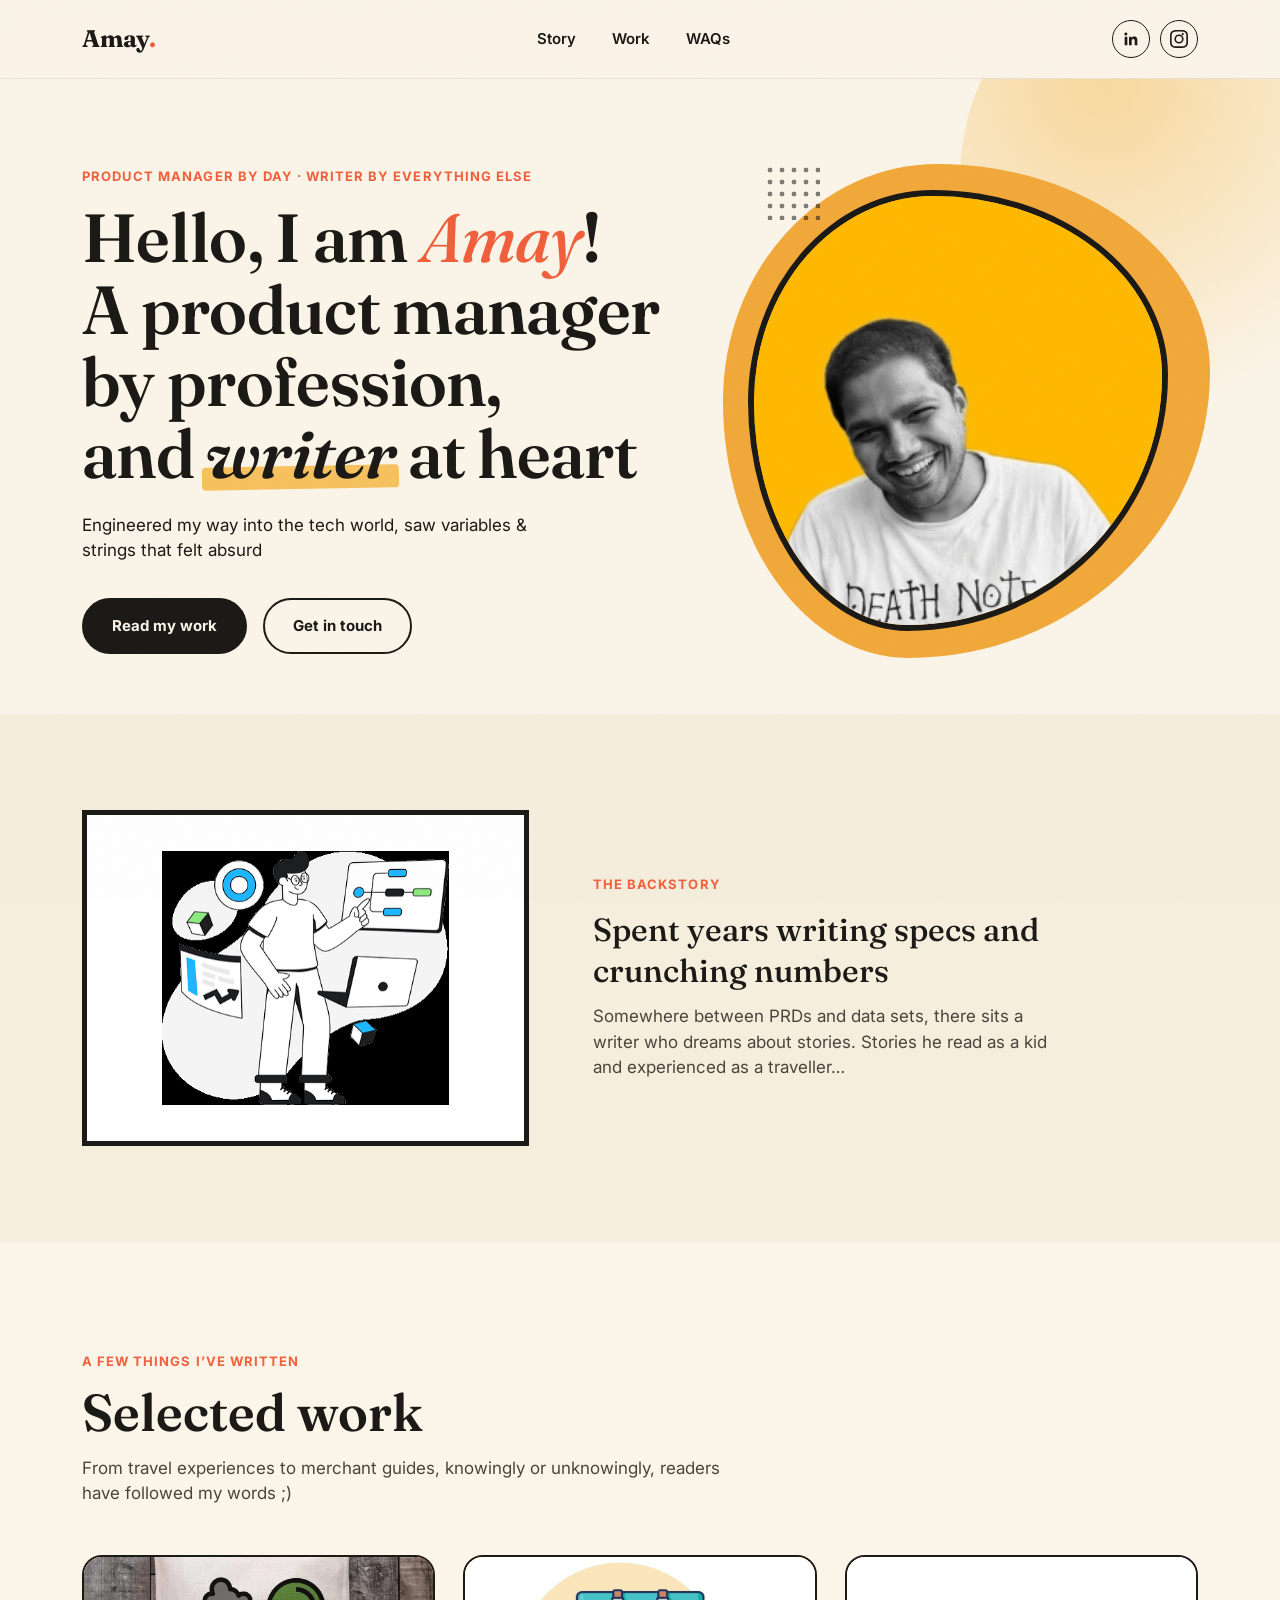
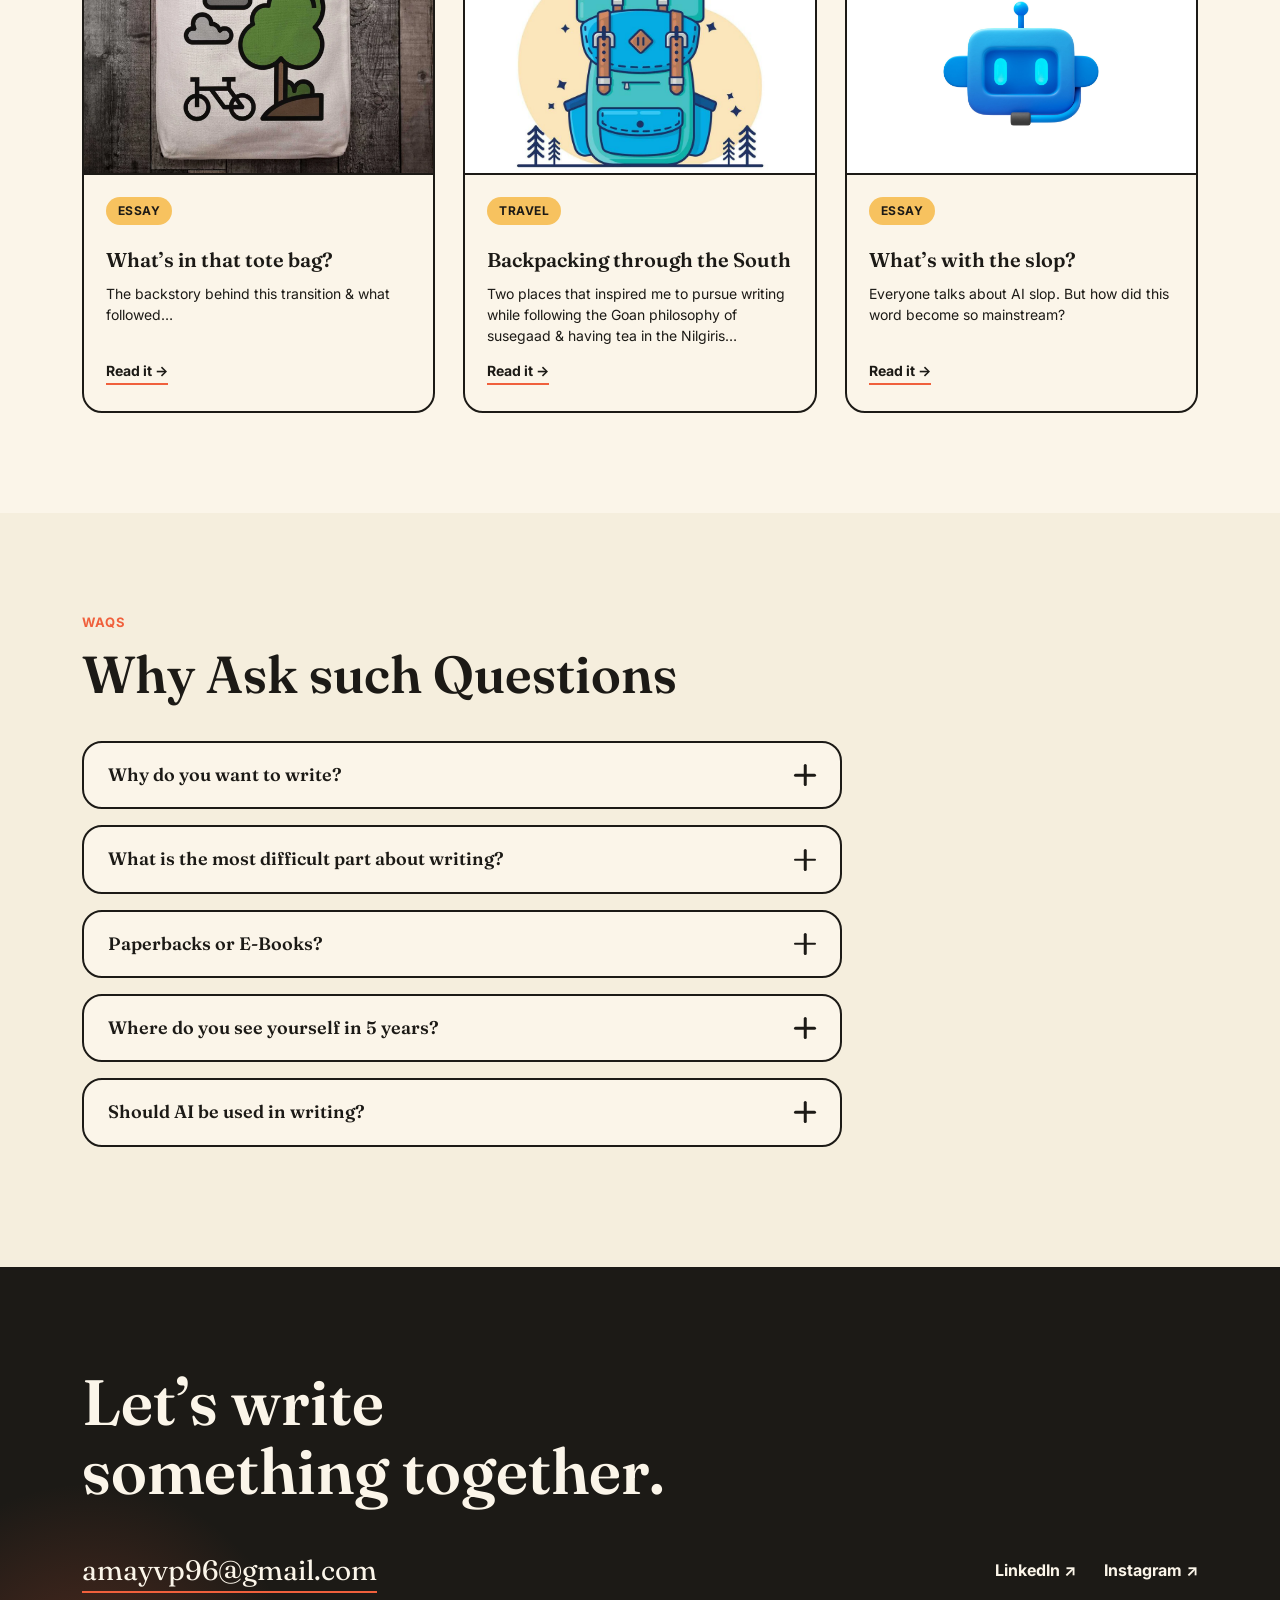
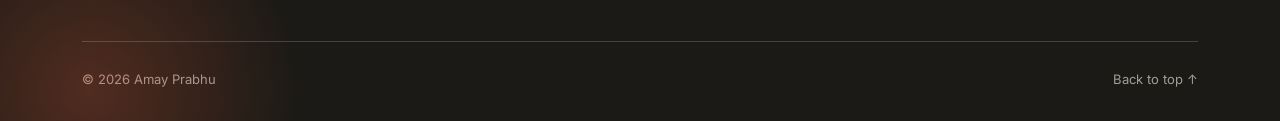
<file: index.html>
<!DOCTYPE html>
<html lang="en">
<head>
<meta charset="UTF-8">
<meta name="viewport" content="width=device-width, initial-scale=1.0">
<title>Amay Prabhu — Writer</title>
<meta name="description" content="Amay Prabhu — a product manager by profession, and a writer at heart. Essays, stories and other things worth reading.">

<link rel="icon" href="data:image/svg+xml,<svg xmlns=%22http://www.w3.org/2000/svg%22 viewBox=%220 0 100 100%22><text y=%22.9em%22 font-size=%2290%22>✍️</text></svg>">

<link rel="preconnect" href="https://fonts.googleapis.com">
<link rel="preconnect" href="https://fonts.gstatic.com" crossorigin>
<link href="https://fonts.googleapis.com/css2?family=Fraunces:ital,opsz,wght@0,9..144,400;0,9..144,500;0,9..144,600;0,9..144,700;1,9..144,500&family=Inter:wght@400;500;600;700;800&display=swap" rel="stylesheet">

<link rel="stylesheet" href="assets/css/style.css?v=5">
</head>
<body>

<!-- Decorative grain overlay -->
<div class="grain" aria-hidden="true"></div>

<a class="skip-link" href="#main">Skip to content</a>

<header class="site-header" id="top">
  <div class="wrap header-inner">
    <a href="#top" class="logo">Amay<span class="logo-dot">.</span></a>

    <nav class="main-nav" id="main-nav">
      <a href="#story">Story</a>
      <a href="#work">Work</a>
      <a href="#faq">WAQs</a>
    </nav>

    <div class="header-socials">
      <a class="icon-btn" href="https://www.linkedin.com/in/amay-prabhu-52b70a135/" target="_blank" rel="noopener noreferrer" aria-label="Amay on LinkedIn">
        <svg viewBox="0 0 24 24" fill="currentColor" aria-hidden="true"><path d="M20.45 20.45h-3.56v-5.57c0-1.33-.03-3.04-1.85-3.04-1.86 0-2.14 1.45-2.14 2.94v5.67H9.34V9h3.42v1.56h.05c.48-.9 1.64-1.85 3.38-1.85 3.6 0 4.27 2.37 4.27 5.46v6.28zM5.34 7.43a2.07 2.07 0 1 1 0-4.13 2.07 2.07 0 0 1 0 4.13zM7.12 20.45H3.56V9h3.56v11.45z"/></svg>
      </a>
      <a class="icon-btn" href="https://www.instagram.com/whereisamay/" target="_blank" rel="noopener noreferrer" aria-label="Amay on Instagram">
        <svg viewBox="0 0 24 24" fill="currentColor" aria-hidden="true"><path d="M12 2.16c3.2 0 3.58.01 4.85.07 1.17.05 1.8.24 2.22.41.56.21.96.47 1.38.89.42.42.68.82.89 1.38.17.42.36 1.05.41 2.22.06 1.27.07 1.65.07 4.85s-.01 3.58-.07 4.85c-.05 1.17-.24 1.8-.41 2.22-.21.56-.47.96-.89 1.38-.42.42-.82.68-1.38.89-.42.17-1.05.36-2.22.41-1.27.06-1.64.07-4.85.07s-3.58-.01-4.85-.07c-1.17-.05-1.8-.24-2.22-.41a3.74 3.74 0 0 1-1.38-.89 3.74 3.74 0 0 1-.89-1.38c-.17-.42-.36-1.05-.41-2.22-.06-1.27-.07-1.65-.07-4.85s.01-3.58.07-4.85c.05-1.17.24-1.8.41-2.22.21-.56.47-.96.89-1.38.42-.42.82-.68 1.38-.89.42-.17 1.05-.36 2.22-.41 1.27-.06 1.65-.07 4.85-.07M12 0C8.74 0 8.33.01 7.05.07 5.78.13 4.9.33 4.14.63c-.79.31-1.46.72-2.13 1.39A5.9 5.9 0 0 0 .62 4.14c-.3.76-.5 1.64-.56 2.91C0 8.33 0 8.74 0 12s.01 3.67.07 4.95c.06 1.27.26 2.15.56 2.91.31.79.72 1.46 1.39 2.13.67.67 1.34 1.08 2.13 1.39.76.3 1.64.5 2.91.56C8.33 24 8.74 24 12 24s3.67-.01 4.95-.07c1.27-.06 2.15-.26 2.91-.56a5.9 5.9 0 0 0 2.13-1.39 5.9 5.9 0 0 0 1.39-2.13c.3-.76.5-1.64.56-2.91.06-1.28.07-1.69.07-4.95s-.01-3.67-.07-4.95c-.06-1.27-.26-2.15-.56-2.91a5.9 5.9 0 0 0-1.39-2.13A5.9 5.9 0 0 0 19.86.63c-.76-.3-1.64-.5-2.91-.56C15.67.01 15.26 0 12 0zm0 5.84A6.16 6.16 0 1 0 12 18.16 6.16 6.16 0 0 0 12 5.84zm0 10.16a4 4 0 1 1 0-8 4 4 0 0 1 0 8zm6.41-10.4a1.44 1.44 0 1 1-2.88 0 1.44 1.44 0 0 1 2.88 0z"/></svg>
      </a>
    </div>

    <button class="nav-toggle" id="navToggle" aria-label="Toggle menu" aria-expanded="false" aria-controls="main-nav">
      <span></span><span></span><span></span>
    </button>
  </div>
</header>

<main id="main">

  <!-- 1. HERO -->
  <section class="hero" id="hero">
    <div class="wrap hero-inner">
      <div class="hero-copy reveal">
        <p class="eyebrow">Product manager by day · writer by everything else</p>
        <h1 class="hero-title">
          Hello, I am <span class="script">Amay</span>!<br>
          A product manager by profession,<br>
          and <span class="highlight">writer</span> at heart
        </h1>
        <p class="hero-sub">
          Engineered my way into the tech world, saw variables &amp; strings that felt absurd
        </p>
        <div class="hero-actions">
          <a href="#work" class="btn btn-primary">Read my work</a>
          <a href="#contact" class="btn btn-ghost">Get in touch</a>
        </div>
      </div>

      <div class="hero-photo reveal" data-reveal-delay="1">
        <div class="photo-blob" aria-hidden="true"></div>
        <div class="photo-frame">
          <img src="assets/images/headshot.png" alt="Amay Prabhu headshot" onerror="this.parentElement.classList.add('img-missing')">
          <div class="photo-fallback" aria-hidden="true">
            <svg viewBox="0 0 24 24" fill="none" stroke="currentColor" stroke-width="1.4"><circle cx="12" cy="8" r="4"/><path d="M4 20c0-4 3.5-7 8-7s8 3 8 7"/></svg>
            <span>Drop <code>headshot.png</code> into<br><code>assets/images/</code></span>
          </div>
        </div>
        <span class="sticker sticker-dots" aria-hidden="true"></span>
      </div>
    </div>

  </section>

  <!-- 2. SPECS &amp; NUMBERS -->
  <section class="story-split" id="story" data-panel="mustard">
    <div class="wrap split-inner">
      <div class="split-media reveal">
        <div class="media-frame media-frame--illustration">
          <img src="assets/images/pm-illustration.png" alt="Illustration of a product manager presenting charts, specs and workflow diagrams" onerror="this.parentElement.classList.add('img-missing')">
          <div class="photo-fallback" aria-hidden="true">
            <svg viewBox="0 0 24 24" fill="none" stroke="currentColor" stroke-width="1.4"><path d="M3 17l5-6 4 4 9-11"/><path d="M14 4h6v6"/></svg>
            <span>Drop <code>pm-illustration.png</code> into<br><code>assets/images/</code></span>
          </div>
        </div>
      </div>

      <div class="split-copy reveal" data-reveal-delay="1">
        <p class="eyebrow">the backstory</p>
        <p class="split-lead">
          Spent years writing specs and crunching numbers
        </p>
        <p class="split-sub">
          Somewhere between PRDs and data sets, there sits a writer who dreams about stories. Stories he read as a kid and experienced as a traveller&hellip;
        </p>
      </div>
    </div>
  </section>

  <!-- 3. WORK CAROUSEL -->
  <section class="work" id="work">
    <div class="wrap">
      <div class="work-heading reveal">
        <p class="eyebrow">a few things I&rsquo;ve written</p>
        <h2 class="section-title">Selected work</h2>
        <p class="work-sub">
          From travel experiences to merchant guides, knowingly or unknowingly, readers have followed my words ;)
        </p>
      </div>

      <div class="work-grid reveal" data-reveal-delay="1">

        <article class="work-card" data-tag="Essay">
          <div class="work-card-media work-card-media--photo work-card-media--bottom" aria-hidden="true">
            <img src="assets/images/card-tote-bag.png" alt="" onerror="this.parentElement.classList.add('img-missing')">
            <span>+</span>
          </div>
          <div class="work-card-body">
            <span class="chip">Essay</span>
            <h3>What&rsquo;s in that tote bag?</h3>
            <p>The backstory behind this transition &amp; what followed&hellip;</p>
            <a href="articles/whats-in-that-tote-bag.html" class="work-card-link">Read it &rarr;</a>
          </div>
        </article>

        <article class="work-card" data-tag="Travel">
          <div class="work-card-media work-card-media--photo" aria-hidden="true">
            <img src="assets/images/card-backpack.jpg" alt="" onerror="this.parentElement.classList.add('img-missing')">
            <span>+</span>
          </div>
          <div class="work-card-body">
            <span class="chip">Travel</span>
            <h3>Backpacking through the South</h3>
            <p>Two places that inspired me to pursue writing while following the Goan philosophy of susegaad &amp; having tea in the Nilgiris&hellip;</p>
            <a href="articles/two-dots-on-the-map.html" class="work-card-link">Read it &rarr;</a>
          </div>
        </article>

        <article class="work-card" data-tag="Essay">
          <div class="work-card-media work-card-media--contain" aria-hidden="true">
            <img src="assets/images/chatbot.jpg" alt="" onerror="this.parentElement.classList.add('img-missing')">
            <span>+</span>
          </div>
          <div class="work-card-body">
            <span class="chip">Essay</span>
            <h3>What&rsquo;s with the slop?</h3>
            <p>Everyone talks about AI slop. But how did this word become so mainstream?</p>
            <a href="articles/whats-with-the-slop.html" class="work-card-link">Read it &rarr;</a>
          </div>
        </article>

      </div>
    </div>
  </section>

  <!-- 4. FAQ -->
  <section class="faq" id="faq">
    <div class="wrap">
      <div class="faq-heading reveal">
        <p class="eyebrow">WAQs</p>
        <h2 class="section-title">Why Ask such Questions</h2>
      </div>

      <div class="faq-list reveal" data-reveal-delay="1">

        <div class="faq-item">
          <h3 class="faq-question-wrap">
            <button class="faq-question" aria-expanded="false" aria-controls="faq-a1" id="faq-q1">
              <span class="faq-q-text">Why do you want to write?</span>
              <span class="faq-icon" aria-hidden="true"></span>
            </button>
          </h3>
          <div class="faq-answer" id="faq-a1" role="region" aria-labelledby="faq-q1">
            <div class="faq-answer-inner">
              <p>Ummmmmmm Ummmmmm..... <em>(as long as I can hold my breath for)</em>.</p>
            </div>
          </div>
        </div>

        <div class="faq-item">
          <h3 class="faq-question-wrap">
            <button class="faq-question" aria-expanded="false" aria-controls="faq-a2" id="faq-q2">
              <span class="faq-q-text">What is the most difficult part about writing?</span>
              <span class="faq-icon" aria-hidden="true"></span>
            </button>
          </h3>
          <div class="faq-answer" id="faq-a2" role="region" aria-labelledby="faq-q2">
            <div class="faq-answer-inner">
              <p>Writing a piece wholeheartedly till 3 AM, only to wake up later and realise that there was a major disconnect in the introduction!</p>
            </div>
          </div>
        </div>

        <div class="faq-item">
          <h3 class="faq-question-wrap">
            <button class="faq-question" aria-expanded="false" aria-controls="faq-a3" id="faq-q3">
              <span class="faq-q-text">Paperbacks or E-Books?</span>
              <span class="faq-icon" aria-hidden="true"></span>
            </button>
          </h3>
          <div class="faq-answer" id="faq-a3" role="region" aria-labelledby="faq-q3">
            <div class="faq-answer-inner">
              <p>Depends on the size of my house. But if writing does end up paying well, it would be nice to have a cozy library.</p>
            </div>
          </div>
        </div>

        <div class="faq-item">
          <h3 class="faq-question-wrap">
            <button class="faq-question" aria-expanded="false" aria-controls="faq-a4" id="faq-q4">
              <span class="faq-q-text">Where do you see yourself in 5 years?</span>
              <span class="faq-icon" aria-hidden="true"></span>
            </button>
          </h3>
          <div class="faq-answer" id="faq-a4" role="region" aria-labelledby="faq-q4">
            <div class="faq-answer-inner">
              <p>Will still be in my 30s, with a little less hair and hopefully not broke.</p>
            </div>
          </div>
        </div>

        <div class="faq-item">
          <h3 class="faq-question-wrap">
            <button class="faq-question" aria-expanded="false" aria-controls="faq-a5" id="faq-q5">
              <span class="faq-q-text">Should AI be used in writing?</span>
              <span class="faq-icon" aria-hidden="true"></span>
            </button>
          </h3>
          <div class="faq-answer" id="faq-a5" role="region" aria-labelledby="faq-q5">
            <div class="faq-answer-inner">
              <p>Just don&rsquo;t use too many em dashes &mdash; and you should be good ;)</p>
            </div>
          </div>
        </div>

      </div>
    </div>
  </section>

</main>

<!-- FOOTER / CONTACT -->
<footer class="site-footer" id="contact">
  <div class="wrap footer-inner">
    <h2 class="footer-title reveal">Let&rsquo;s write<br>something together.</h2>

    <div class="footer-grid reveal" data-reveal-delay="1">
      <a href="mailto:amayvp96@gmail.com" class="footer-email">amayvp96@gmail.com</a>

      <div class="footer-socials">
        <a href="https://www.linkedin.com/in/amay-prabhu-52b70a135/" target="_blank" rel="noopener noreferrer">LinkedIn &nearr;</a>
        <a href="https://www.instagram.com/whereisamay/" target="_blank" rel="noopener noreferrer">Instagram &nearr;</a>
      </div>
    </div>

    <div class="footer-bottom">
      <span>&copy; <span id="year"></span> Amay Prabhu</span>
      <a href="#top" id="backToTop">Back to top &uarr;</a>
    </div>
  </div>
</footer>

<script src="assets/js/main.js?v=5"></script>
</body>
</html>
</file>
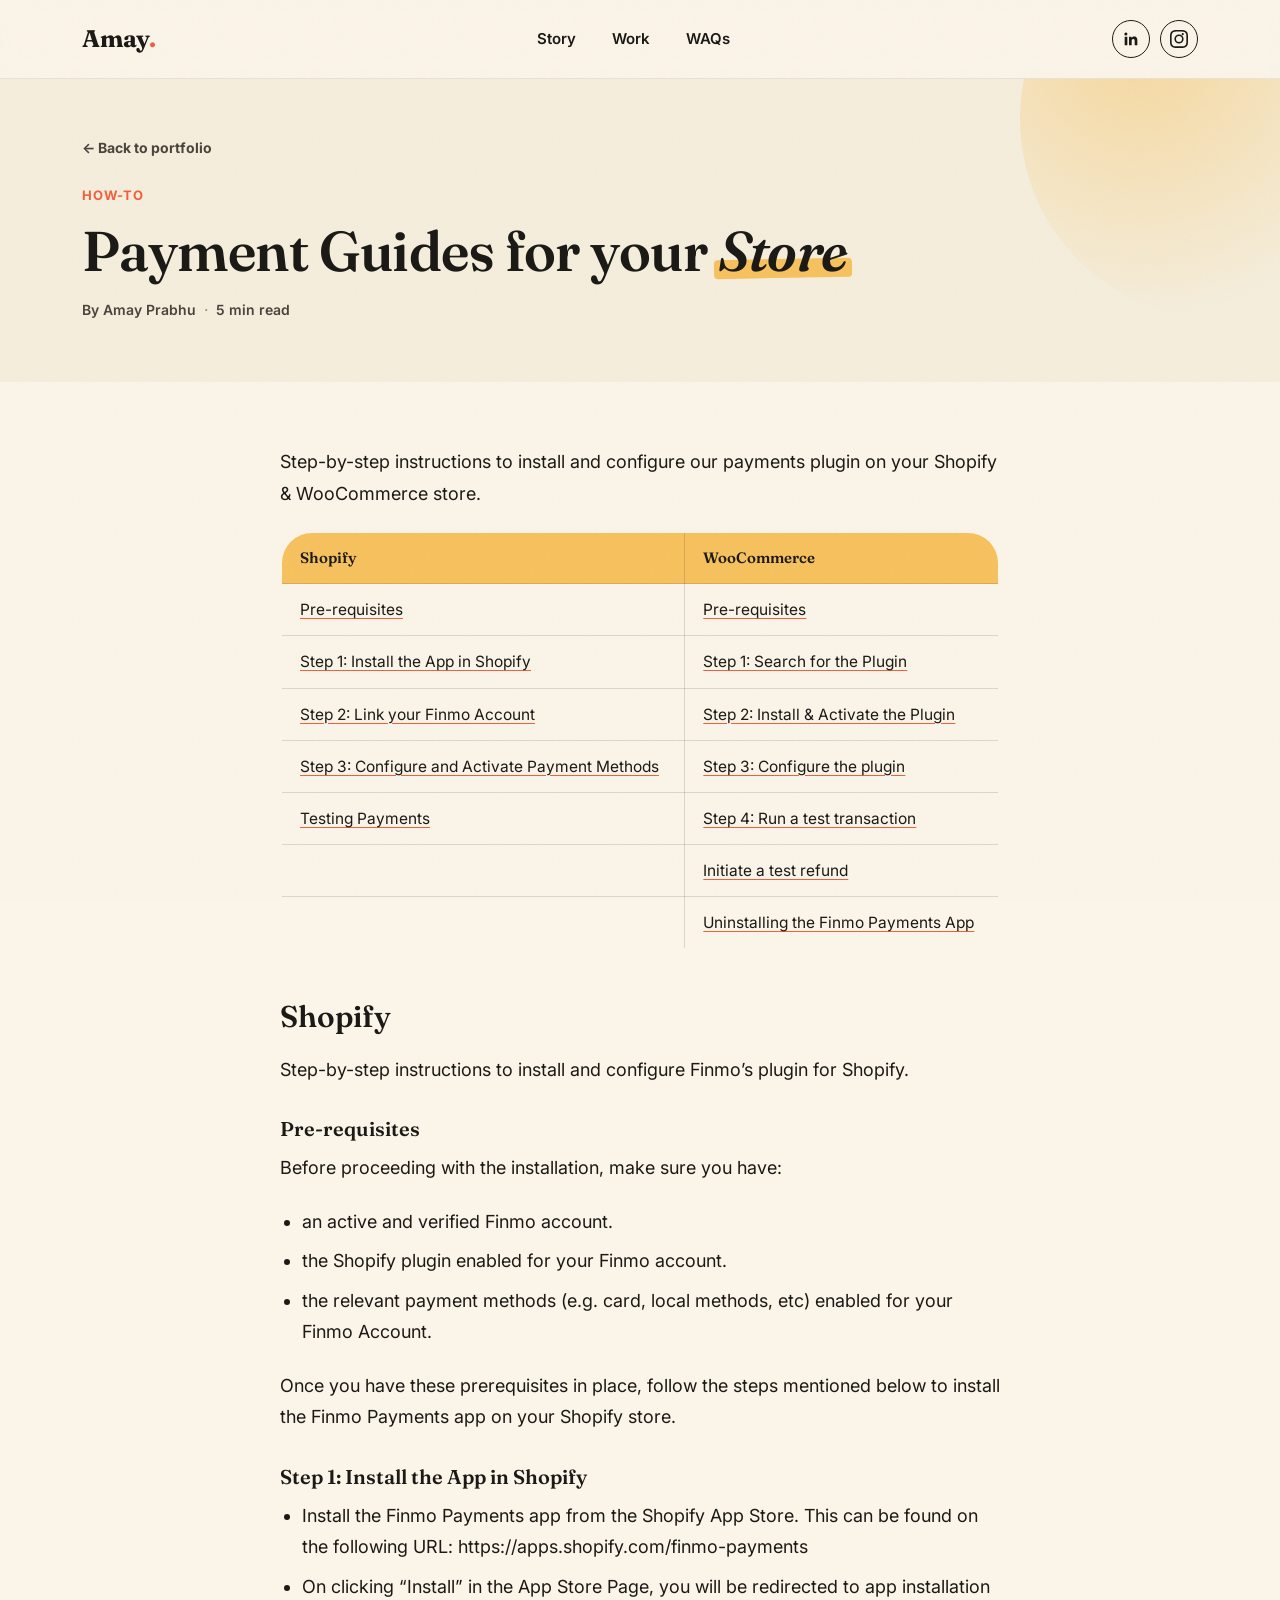
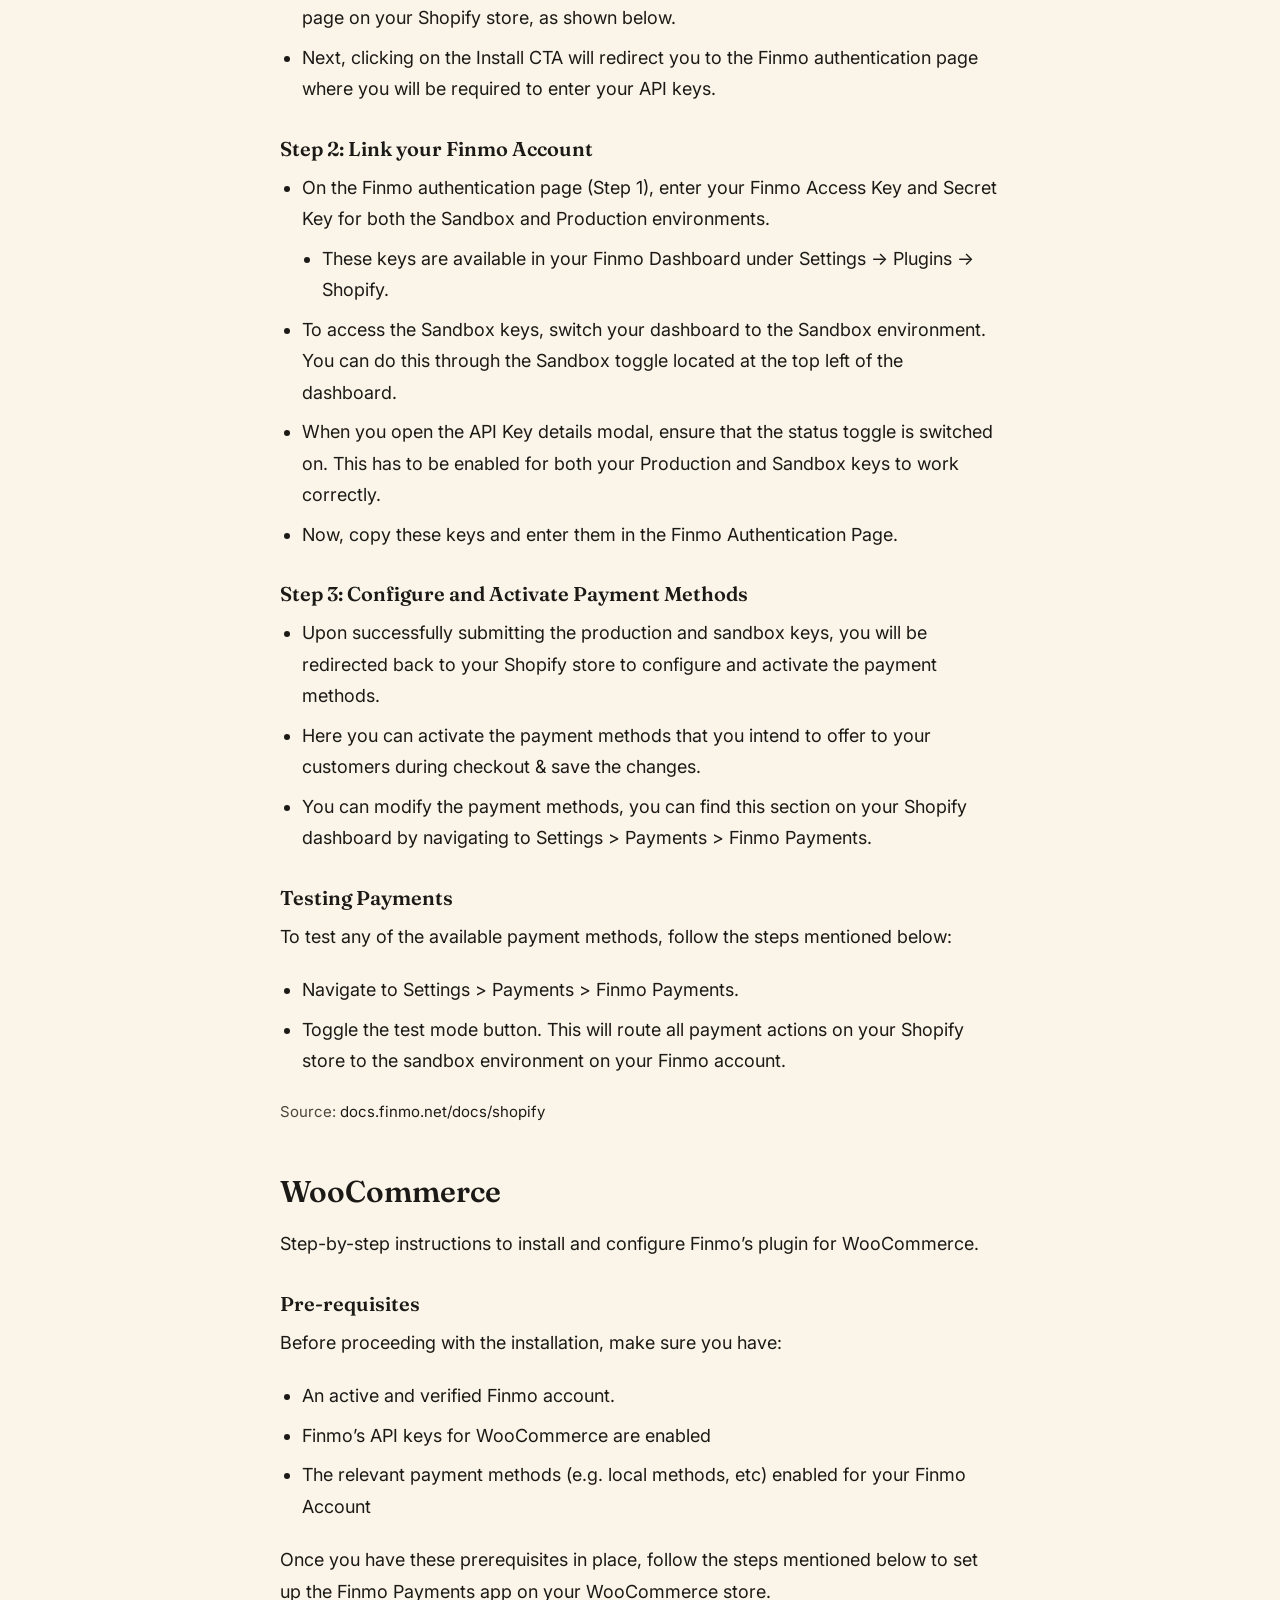
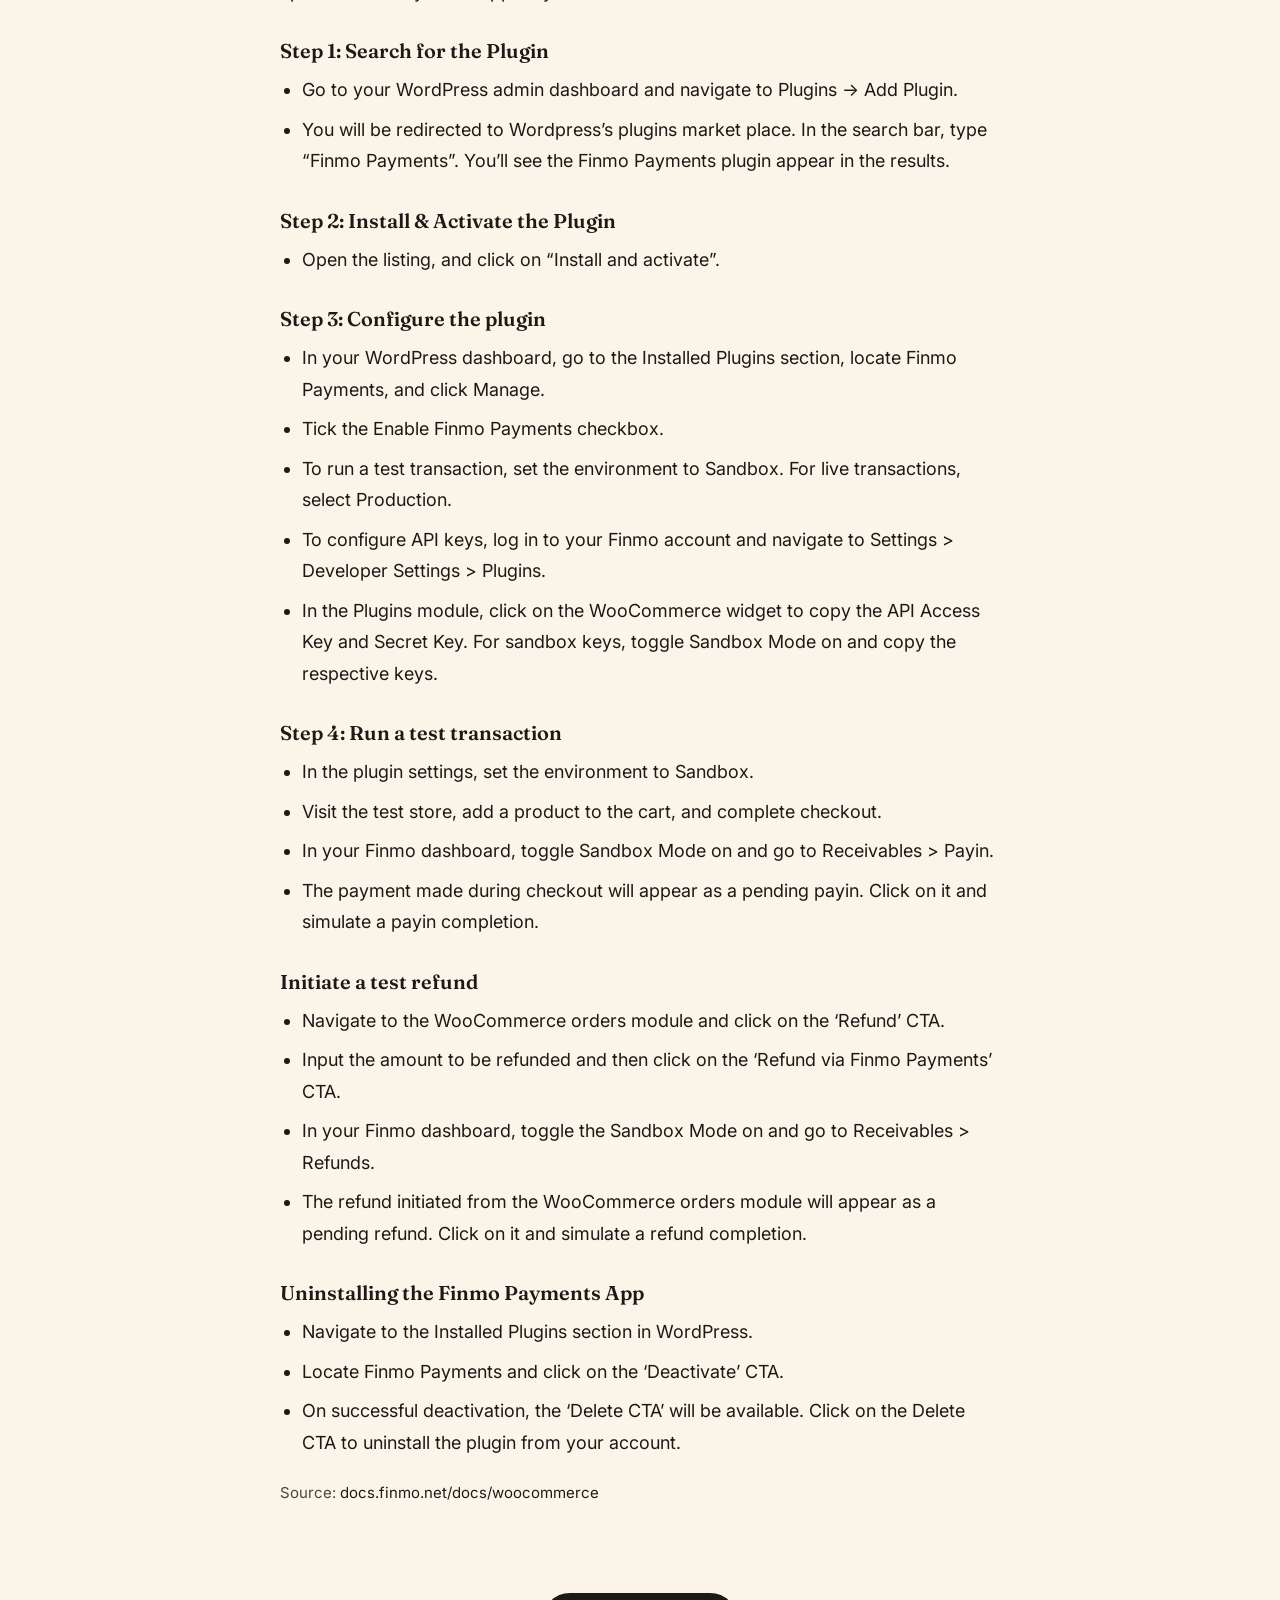
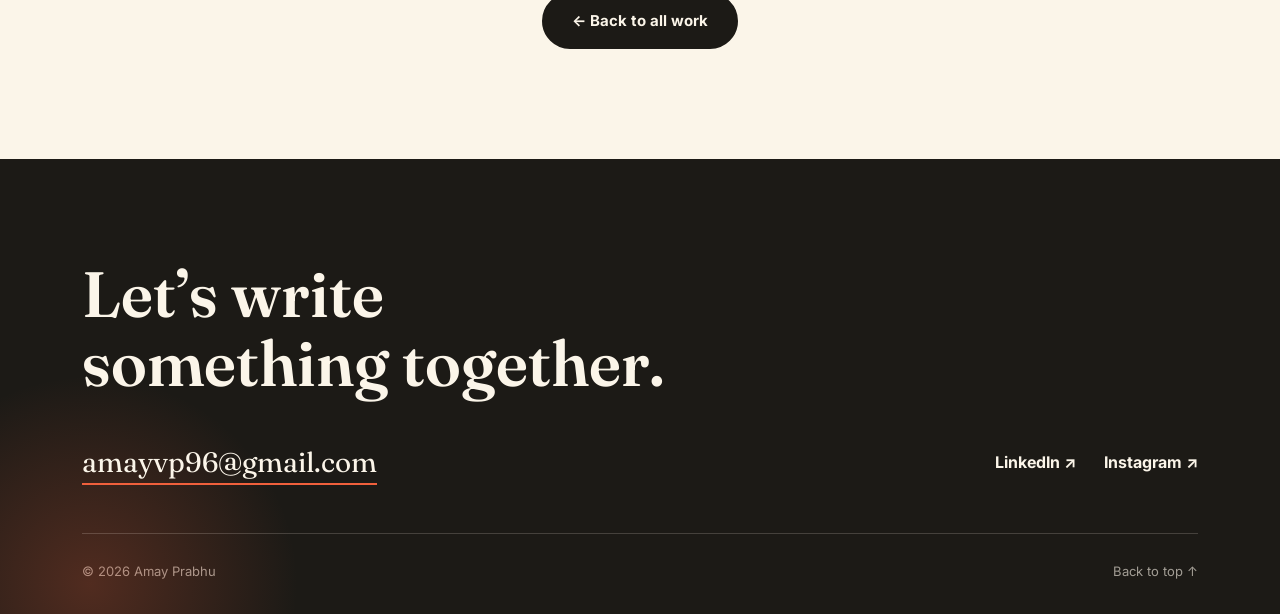
<file: articles/payment-guides-for-your-store.html>
<!DOCTYPE html>
<html lang="en">
<head>
<meta charset="UTF-8">
<meta name="viewport" content="width=device-width, initial-scale=1.0">
<title>Payment Guides for your Store — Amay Prabhu</title>
<meta name="description" content="Step-by-step instructions to install and configure our payments plugin on your Shopify & WooCommerce Store.">

<link rel="icon" href="data:image/svg+xml,<svg xmlns=%22http://www.w3.org/2000/svg%22 viewBox=%220 0 100 100%22><text y=%22.9em%22 font-size=%2290%22>✍️</text></svg>">

<link rel="preconnect" href="https://fonts.googleapis.com">
<link rel="preconnect" href="https://fonts.gstatic.com" crossorigin>
<link href="https://fonts.googleapis.com/css2?family=Fraunces:ital,opsz,wght@0,9..144,400;0,9..144,500;0,9..144,600;0,9..144,700;1,9..144,500&family=Inter:wght@400;500;600;700;800&display=swap" rel="stylesheet">

<link rel="stylesheet" href="../assets/css/style.css?v=5">
</head>
<body>

<!-- Decorative grain overlay -->
<div class="grain" aria-hidden="true"></div>

<a class="skip-link" href="#main">Skip to content</a>

<header class="site-header" id="top">
  <div class="wrap header-inner">
    <a href="../index.html#top" class="logo">Amay<span class="logo-dot">.</span></a>

    <nav class="main-nav" id="main-nav">
      <a href="../index.html#story">Story</a>
      <a href="../index.html#work">Work</a>
      <a href="../index.html#faq">WAQs</a>
    </nav>

    <div class="header-socials">
      <a class="icon-btn" href="https://www.linkedin.com/in/amay-prabhu-52b70a135/" target="_blank" rel="noopener noreferrer" aria-label="Amay on LinkedIn">
        <svg viewBox="0 0 24 24" fill="currentColor" aria-hidden="true"><path d="M20.45 20.45h-3.56v-5.57c0-1.33-.03-3.04-1.85-3.04-1.86 0-2.14 1.45-2.14 2.94v5.67H9.34V9h3.42v1.56h.05c.48-.9 1.64-1.85 3.38-1.85 3.6 0 4.27 2.37 4.27 5.46v6.28zM5.34 7.43a2.07 2.07 0 1 1 0-4.13 2.07 2.07 0 0 1 0 4.13zM7.12 20.45H3.56V9h3.56v11.45z"/></svg>
      </a>
      <a class="icon-btn" href="https://www.instagram.com/whereisamay/" target="_blank" rel="noopener noreferrer" aria-label="Amay on Instagram">
        <svg viewBox="0 0 24 24" fill="currentColor" aria-hidden="true"><path d="M12 2.16c3.2 0 3.58.01 4.85.07 1.17.05 1.8.24 2.22.41.56.21.96.47 1.38.89.42.42.68.82.89 1.38.17.42.36 1.05.41 2.22.06 1.27.07 1.65.07 4.85s-.01 3.58-.07 4.85c-.05 1.17-.24 1.8-.41 2.22-.21.56-.47.96-.89 1.38-.42.42-.82.68-1.38.89-.42.17-1.05.36-2.22.41-1.27.06-1.64.07-4.85.07s-3.58-.01-4.85-.07c-1.17-.05-1.8-.24-2.22-.41a3.74 3.74 0 0 1-1.38-.89 3.74 3.74 0 0 1-.89-1.38c-.17-.42-.36-1.05-.41-2.22-.06-1.27-.07-1.65-.07-4.85s.01-3.58.07-4.85c.05-1.17.24-1.8.41-2.22.21-.56.47-.96.89-1.38.42-.42.82-.68 1.38-.89.42-.17 1.05-.36 2.22-.41 1.27-.06 1.65-.07 4.85-.07M12 0C8.74 0 8.33.01 7.05.07 5.78.13 4.9.33 4.14.63c-.79.31-1.46.72-2.13 1.39A5.9 5.9 0 0 0 .62 4.14c-.3.76-.5 1.64-.56 2.91C0 8.33 0 8.74 0 12s.01 3.67.07 4.95c.06 1.27.26 2.15.56 2.91.31.79.72 1.46 1.39 2.13.67.67 1.34 1.08 2.13 1.39.76.3 1.64.5 2.91.56C8.33 24 8.74 24 12 24s3.67-.01 4.95-.07c1.27-.06 2.15-.26 2.91-.56a5.9 5.9 0 0 0 2.13-1.39 5.9 5.9 0 0 0 1.39-2.13c.3-.76.5-1.64.56-2.91.06-1.28.07-1.69.07-4.95s-.01-3.67-.07-4.95c-.06-1.27-.26-2.15-.56-2.91a5.9 5.9 0 0 0-1.39-2.13A5.9 5.9 0 0 0 19.86.63c-.76-.3-1.64-.5-2.91-.56C15.67.01 15.26 0 12 0zm0 5.84A6.16 6.16 0 1 0 12 18.16 6.16 6.16 0 0 0 12 5.84zm0 10.16a4 4 0 1 1 0-8 4 4 0 0 1 0 8zm6.41-10.4a1.44 1.44 0 1 1-2.88 0 1.44 1.44 0 0 1 2.88 0z"/></svg>
      </a>
    </div>

    <button class="nav-toggle" id="navToggle" aria-label="Toggle menu" aria-expanded="false" aria-controls="main-nav">
      <span></span><span></span><span></span>
    </button>
  </div>
</header>

<main id="main">

  <section class="article-hero">
    <div class="wrap reveal">
      <a class="back-link" href="../index.html#work">&larr; Back to portfolio</a>
      <p class="eyebrow">How-to</p>
      <h1 class="article-title">Payment Guides for your <span class="highlight">Store</span></h1>
      <p class="article-meta">By Amay Prabhu<span class="dot">&middot;</span>5 min read</p>
    </div>
  </section>

  <section class="article-body-section">
    <div class="wrap">
      <div class="article-wrap">
        <article class="article-body reveal">

          <p>Step-by-step instructions to install and configure our payments plugin on your Shopify &amp; WooCommerce store.</p>

          <div class="table-scroll">
          <table class="menu-table">
            <thead>
              <tr><th>Shopify</th><th>WooCommerce</th></tr>
            </thead>
            <tbody>
              <tr><td><a href="#shopify-prerequisites">Pre-requisites</a></td><td><a href="#woo-prerequisites">Pre-requisites</a></td></tr>
              <tr><td><a href="#shopify-step-1">Step 1: Install the App in Shopify</a></td><td><a href="#woo-step-1">Step 1: Search for the Plugin</a></td></tr>
              <tr><td><a href="#shopify-step-2">Step 2: Link your Finmo Account</a></td><td><a href="#woo-step-2">Step 2: Install &amp; Activate the Plugin</a></td></tr>
              <tr><td><a href="#shopify-step-3">Step 3: Configure and Activate Payment Methods</a></td><td><a href="#woo-step-3">Step 3: Configure the plugin</a></td></tr>
              <tr><td><a href="#shopify-testing">Testing Payments</a></td><td><a href="#woo-step-4">Step 4: Run a test transaction</a></td></tr>
              <tr><td></td><td><a href="#woo-refund">Initiate a test refund</a></td></tr>
              <tr><td></td><td><a href="#woo-uninstall">Uninstalling the Finmo Payments App</a></td></tr>
            </tbody>
          </table>
          </div>

          <select class="menu-dropdown" aria-label="Jump to a section">
            <option value="" selected disabled>Jump to a section</option>
            <optgroup label="Shopify">
              <option value="shopify-prerequisites">Pre-requisites</option>
              <option value="shopify-step-1">Step 1: Install the App in Shopify</option>
              <option value="shopify-step-2">Step 2: Link your Finmo Account</option>
              <option value="shopify-step-3">Step 3: Configure and Activate Payment Methods</option>
              <option value="shopify-testing">Testing Payments</option>
            </optgroup>
            <optgroup label="WooCommerce">
              <option value="woo-prerequisites">Pre-requisites</option>
              <option value="woo-step-1">Step 1: Search for the Plugin</option>
              <option value="woo-step-2">Step 2: Install &amp; Activate the Plugin</option>
              <option value="woo-step-3">Step 3: Configure the plugin</option>
              <option value="woo-step-4">Step 4: Run a test transaction</option>
              <option value="woo-refund">Initiate a test refund</option>
              <option value="woo-uninstall">Uninstalling the Finmo Payments App</option>
            </optgroup>
          </select>

          <h2 id="shopify">Shopify</h2>
          <p>Step-by-step instructions to install and configure Finmo&rsquo;s plugin for Shopify.</p>

          <h3 id="shopify-prerequisites">Pre-requisites</h3>
          <p>Before proceeding with the installation, make sure you have:</p>
          <ul>
            <li>an active and verified Finmo account.</li>
            <li>the Shopify plugin enabled for your Finmo account.</li>
            <li>the relevant payment methods (e.g. card, local methods, etc) enabled for your Finmo Account.</li>
          </ul>
          <p>Once you have these prerequisites in place, follow the steps mentioned below to install the Finmo Payments app on your Shopify store.</p>

          <h3 id="shopify-step-1">Step 1: Install the App in Shopify</h3>
          <ul>
            <li>Install the Finmo Payments app from the Shopify App Store. This can be found on the following URL: <a href="https://apps.shopify.com/finmo-payments" target="_blank" rel="noopener noreferrer">https://apps.shopify.com/finmo-payments</a></li>
            <li>On clicking &ldquo;Install&rdquo; in the App Store Page, you will be redirected to app installation page on your Shopify store, as shown below.</li>
            <li>Next, clicking on the Install CTA will redirect you to the Finmo authentication page where you will be required to enter your API keys.</li>
          </ul>

          <h3 id="shopify-step-2">Step 2: Link your Finmo Account</h3>
          <ul>
            <li>On the Finmo authentication page (Step 1), enter your Finmo Access Key and Secret Key for both the Sandbox and Production environments.
              <ul>
                <li>These keys are available in your Finmo Dashboard under Settings &rarr; Plugins &rarr; Shopify.</li>
              </ul>
            </li>
            <li>To access the Sandbox keys, switch your dashboard to the Sandbox environment. You can do this through the Sandbox toggle located at the top left of the dashboard.</li>
            <li>When you open the API Key details modal, ensure that the status toggle is switched on. This has to be enabled for both your Production and Sandbox keys to work correctly.</li>
            <li>Now, copy these keys and enter them in the Finmo Authentication Page.</li>
          </ul>

          <h3 id="shopify-step-3">Step 3: Configure and Activate Payment Methods</h3>
          <ul>
            <li>Upon successfully submitting the production and sandbox keys, you will be redirected back to your Shopify store to configure and activate the payment methods.</li>
            <li>Here you can activate the payment methods that you intend to offer to your customers during checkout &amp; save the changes.</li>
            <li>You can modify the payment methods, you can find this section on your Shopify dashboard by navigating to Settings &gt; Payments &gt; Finmo Payments.</li>
          </ul>

          <h3 id="shopify-testing">Testing Payments</h3>
          <p>To test any of the available payment methods, follow the steps mentioned below:</p>
          <ul>
            <li>Navigate to Settings &gt; Payments &gt; Finmo Payments.</li>
            <li>Toggle the test mode button. This will route all payment actions on your Shopify store to the sandbox environment on your Finmo account.</li>
          </ul>

          <p class="doc-source">Source: <a href="https://docs.finmo.net/docs/shopify" target="_blank" rel="noopener noreferrer">docs.finmo.net/docs/shopify</a></p>

          <h2 id="woocommerce">WooCommerce</h2>
          <p>Step-by-step instructions to install and configure Finmo&rsquo;s plugin for WooCommerce.</p>

          <h3 id="woo-prerequisites">Pre-requisites</h3>
          <p>Before proceeding with the installation, make sure you have:</p>
          <ul>
            <li>An active and verified Finmo account.</li>
            <li>Finmo&rsquo;s API keys for WooCommerce are enabled</li>
            <li>The relevant payment methods (e.g. local methods, etc) enabled for your Finmo Account</li>
          </ul>
          <p>Once you have these prerequisites in place, follow the steps mentioned below to set up the Finmo Payments app on your WooCommerce store.</p>

          <h3 id="woo-step-1">Step 1: Search for the Plugin</h3>
          <ul>
            <li>Go to your WordPress admin dashboard and navigate to Plugins &rarr; Add Plugin.</li>
            <li>You will be redirected to Wordpress&rsquo;s plugins market place. In the search bar, type &ldquo;Finmo Payments&rdquo;. You&rsquo;ll see the Finmo Payments plugin appear in the results.</li>
          </ul>

          <h3 id="woo-step-2">Step 2: Install &amp; Activate the Plugin</h3>
          <ul>
            <li>Open the listing, and click on &ldquo;Install and activate&rdquo;.</li>
          </ul>

          <h3 id="woo-step-3">Step 3: Configure the plugin</h3>
          <ul>
            <li>In your WordPress dashboard, go to the Installed Plugins section, locate Finmo Payments, and click Manage.</li>
            <li>Tick the Enable Finmo Payments checkbox.</li>
            <li>To run a test transaction, set the environment to Sandbox. For live transactions, select Production.</li>
            <li>To configure API keys, log in to your Finmo account and navigate to Settings &gt; Developer Settings &gt; Plugins.</li>
            <li>In the Plugins module, click on the WooCommerce widget to copy the API Access Key and Secret Key. For sandbox keys, toggle Sandbox Mode on and copy the respective keys.</li>
          </ul>

          <h3 id="woo-step-4">Step 4: Run a test transaction</h3>
          <ul>
            <li>In the plugin settings, set the environment to Sandbox.</li>
            <li>Visit the test store, add a product to the cart, and complete checkout.</li>
            <li>In your Finmo dashboard, toggle Sandbox Mode on and go to Receivables &gt; Payin.</li>
            <li>The payment made during checkout will appear as a pending payin. Click on it and simulate a payin completion.</li>
          </ul>

          <h3 id="woo-refund">Initiate a test refund</h3>
          <ul>
            <li>Navigate to the WooCommerce orders module and click on the &lsquo;Refund&rsquo; CTA.</li>
            <li>Input the amount to be refunded and then click on the &lsquo;Refund via Finmo Payments&rsquo; CTA.</li>
            <li>In your Finmo dashboard, toggle the Sandbox Mode on and go to Receivables &gt; Refunds.</li>
            <li>The refund initiated from the WooCommerce orders module will appear as a pending refund. Click on it and simulate a refund completion.</li>
          </ul>

          <h3 id="woo-uninstall">Uninstalling the Finmo Payments App</h3>
          <ul>
            <li>Navigate to the Installed Plugins section in WordPress.</li>
            <li>Locate Finmo Payments and click on the &lsquo;Deactivate&rsquo; CTA.</li>
            <li>On successful deactivation, the &lsquo;Delete CTA&rsquo; will be available. Click on the Delete CTA to uninstall the plugin from your account.</li>
          </ul>

          <p class="doc-source">Source: <a href="https://docs.finmo.net/docs/woocommerce" target="_blank" rel="noopener noreferrer">docs.finmo.net/docs/woocommerce</a></p>

        </article>
      </div>
    </div>
  </section>

  <section class="article-cta">
    <div class="wrap">
      <a href="../index.html#work" class="btn btn-primary">&larr; Back to all work</a>
    </div>
  </section>

</main>

<!-- FOOTER / CONTACT -->
<footer class="site-footer" id="contact">
  <div class="wrap footer-inner">
    <h2 class="footer-title reveal">Let&rsquo;s write<br>something together.</h2>

    <div class="footer-grid reveal" data-reveal-delay="1">
      <a href="mailto:amayvp96@gmail.com" class="footer-email">amayvp96@gmail.com</a>

      <div class="footer-socials">
        <a href="https://www.linkedin.com/in/amay-prabhu-52b70a135/" target="_blank" rel="noopener noreferrer">LinkedIn &nearr;</a>
        <a href="https://www.instagram.com/whereisamay/" target="_blank" rel="noopener noreferrer">Instagram &nearr;</a>
      </div>
    </div>

    <div class="footer-bottom">
      <span>&copy; <span id="year"></span> Amay Prabhu</span>
      <a href="#top" id="backToTop">Back to top &uarr;</a>
    </div>
  </div>
</footer>

<script src="../assets/js/main.js?v=5"></script>
</body>
</html>
</file>
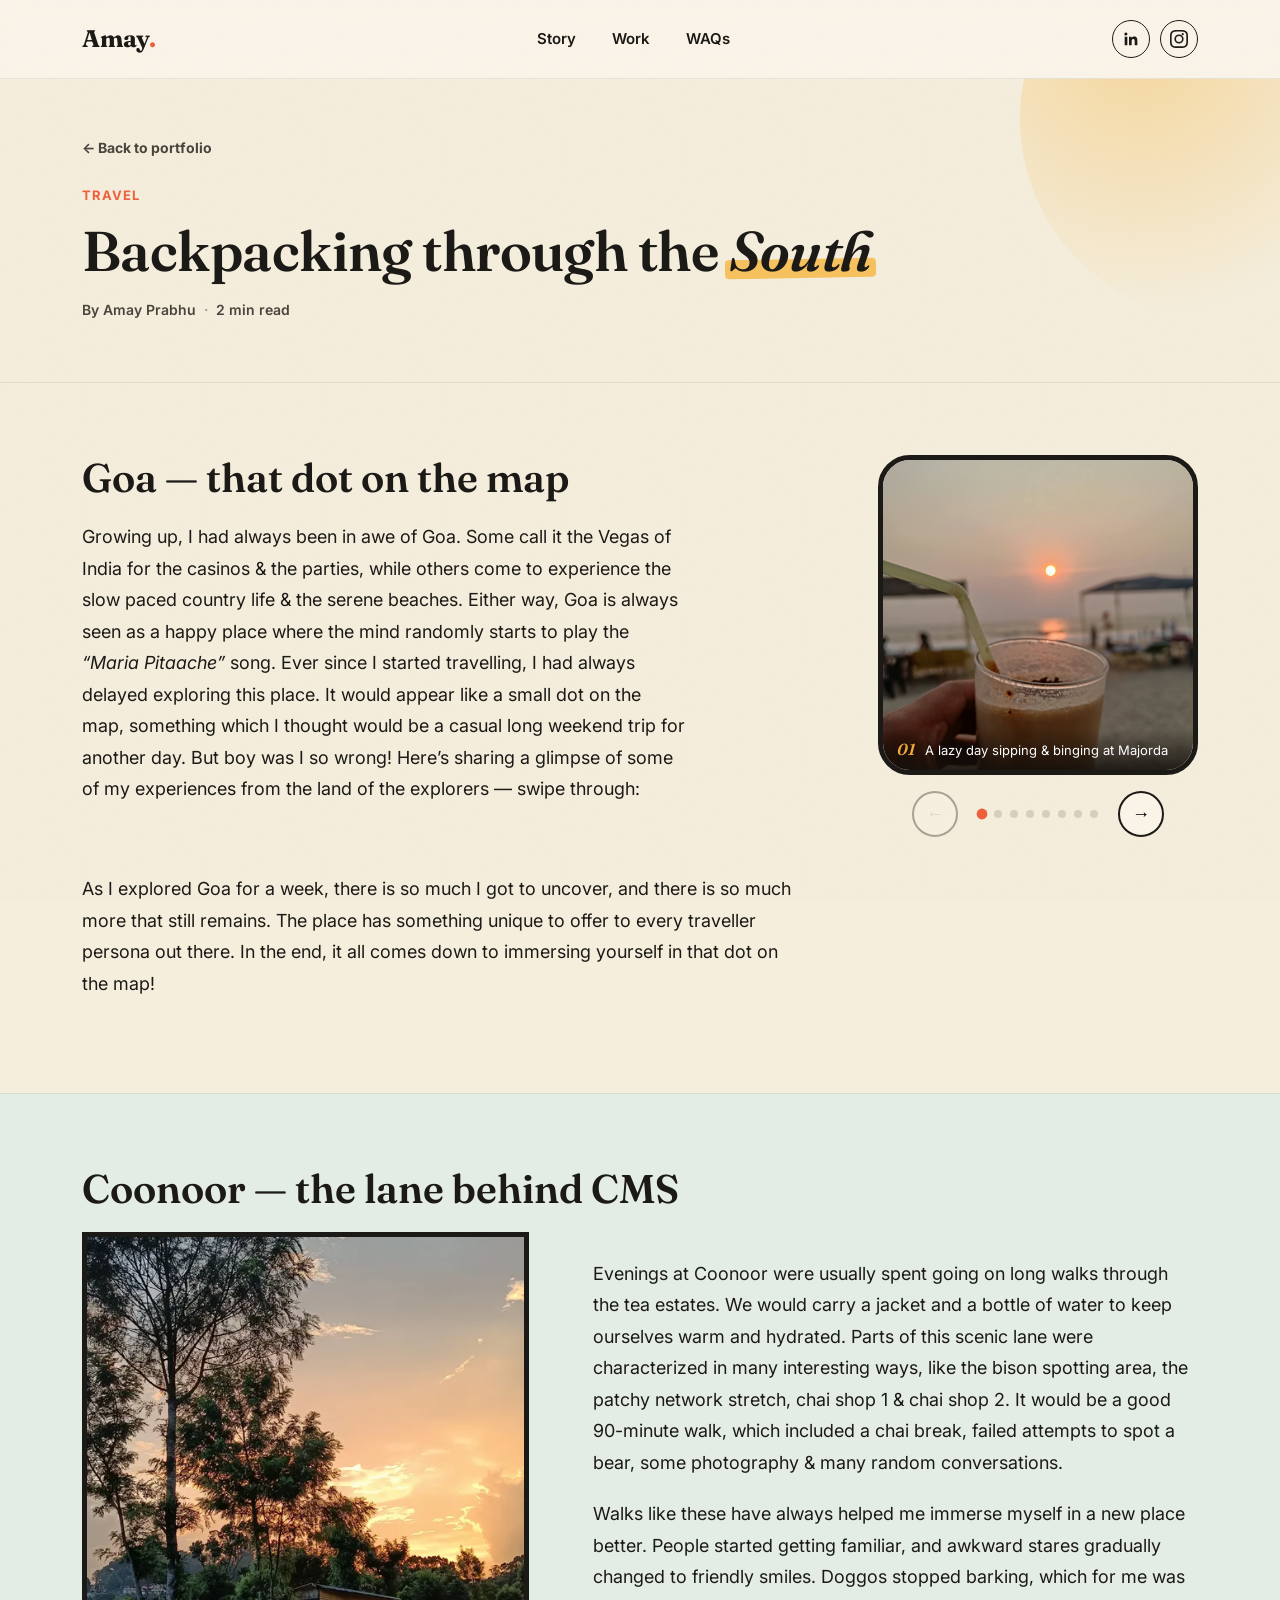
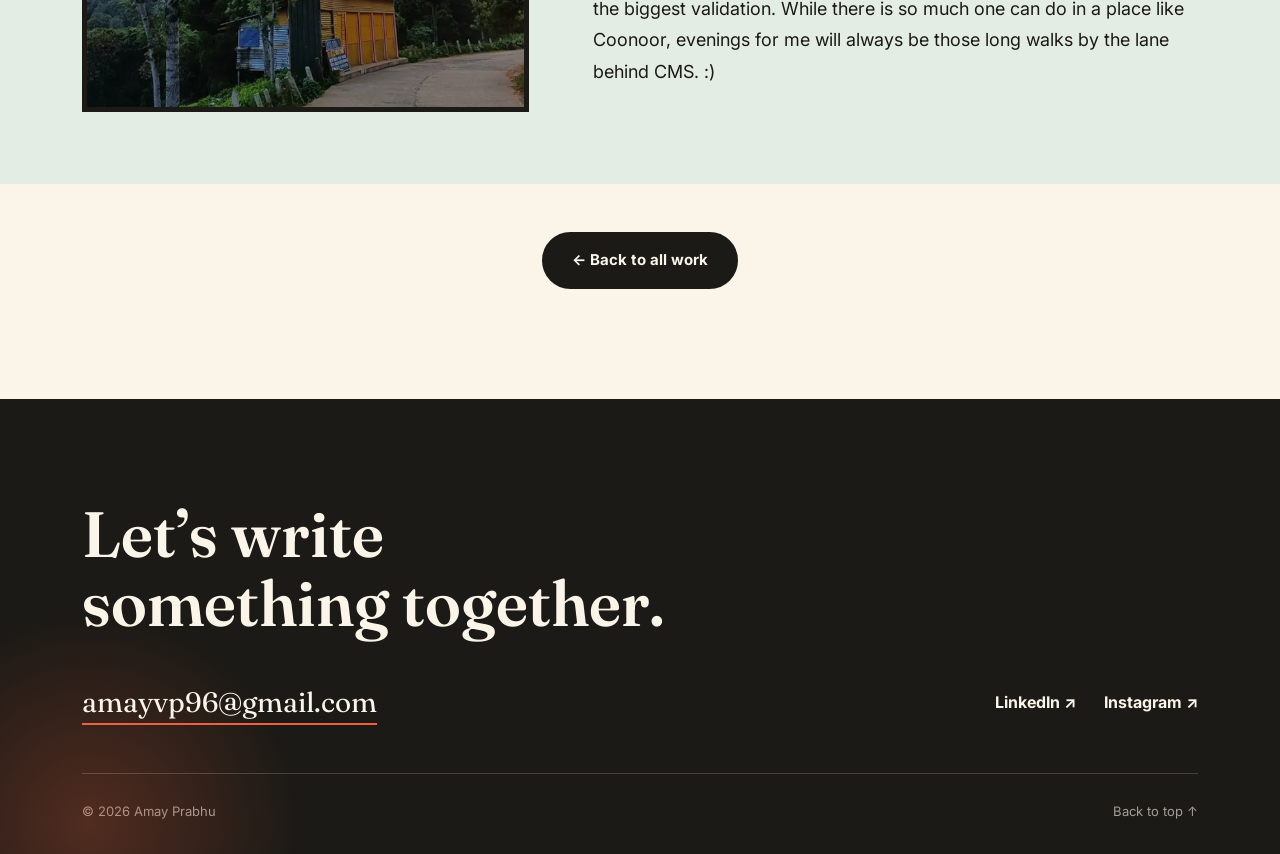
<file: articles/two-dots-on-the-map.html>
<!DOCTYPE html>
<html lang="en">
<head>
<meta charset="UTF-8">
<meta name="viewport" content="width=device-width, initial-scale=1.0">
<title>Backpacking through the South — Amay Prabhu</title>
<meta name="description" content="A week wandering Goa, one photo and story at a time, plus a quieter detour to the hills of Coonoor.">

<link rel="icon" href="data:image/svg+xml,<svg xmlns=%22http://www.w3.org/2000/svg%22 viewBox=%220 0 100 100%22><text y=%22.9em%22 font-size=%2290%22>✍️</text></svg>">

<link rel="preconnect" href="https://fonts.googleapis.com">
<link rel="preconnect" href="https://fonts.gstatic.com" crossorigin>
<link href="https://fonts.googleapis.com/css2?family=Fraunces:ital,opsz,wght@0,9..144,400;0,9..144,500;0,9..144,600;0,9..144,700;1,9..144,500&family=Inter:wght@400;500;600;700;800&display=swap" rel="stylesheet">

<link rel="stylesheet" href="../assets/css/style.css?v=5">
</head>
<body>

<!-- Decorative grain overlay -->
<div class="grain" aria-hidden="true"></div>

<a class="skip-link" href="#main">Skip to content</a>

<header class="site-header" id="top">
  <div class="wrap header-inner">
    <a href="../index.html#top" class="logo">Amay<span class="logo-dot">.</span></a>

    <nav class="main-nav" id="main-nav">
      <a href="../index.html#story">Story</a>
      <a href="../index.html#work">Work</a>
      <a href="../index.html#faq">WAQs</a>
    </nav>

    <div class="header-socials">
      <a class="icon-btn" href="https://www.linkedin.com/in/amay-prabhu-52b70a135/" target="_blank" rel="noopener noreferrer" aria-label="Amay on LinkedIn">
        <svg viewBox="0 0 24 24" fill="currentColor" aria-hidden="true"><path d="M20.45 20.45h-3.56v-5.57c0-1.33-.03-3.04-1.85-3.04-1.86 0-2.14 1.45-2.14 2.94v5.67H9.34V9h3.42v1.56h.05c.48-.9 1.64-1.85 3.38-1.85 3.6 0 4.27 2.37 4.27 5.46v6.28zM5.34 7.43a2.07 2.07 0 1 1 0-4.13 2.07 2.07 0 0 1 0 4.13zM7.12 20.45H3.56V9h3.56v11.45z"/></svg>
      </a>
      <a class="icon-btn" href="https://www.instagram.com/whereisamay/" target="_blank" rel="noopener noreferrer" aria-label="Amay on Instagram">
        <svg viewBox="0 0 24 24" fill="currentColor" aria-hidden="true"><path d="M12 2.16c3.2 0 3.58.01 4.85.07 1.17.05 1.8.24 2.22.41.56.21.96.47 1.38.89.42.42.68.82.89 1.38.17.42.36 1.05.41 2.22.06 1.27.07 1.65.07 4.85s-.01 3.58-.07 4.85c-.05 1.17-.24 1.8-.41 2.22-.21.56-.47.96-.89 1.38-.42.42-.82.68-1.38.89-.42.17-1.05.36-2.22.41-1.27.06-1.64.07-4.85.07s-3.58-.01-4.85-.07c-1.17-.05-1.8-.24-2.22-.41a3.74 3.74 0 0 1-1.38-.89 3.74 3.74 0 0 1-.89-1.38c-.17-.42-.36-1.05-.41-2.22-.06-1.27-.07-1.65-.07-4.85s.01-3.58.07-4.85c.05-1.17.24-1.8.41-2.22.21-.56.47-.96.89-1.38.42-.42.82-.68 1.38-.89.42-.17 1.05-.36 2.22-.41 1.27-.06 1.65-.07 4.85-.07M12 0C8.74 0 8.33.01 7.05.07 5.78.13 4.9.33 4.14.63c-.79.31-1.46.72-2.13 1.39A5.9 5.9 0 0 0 .62 4.14c-.3.76-.5 1.64-.56 2.91C0 8.33 0 8.74 0 12s.01 3.67.07 4.95c.06 1.27.26 2.15.56 2.91.31.79.72 1.46 1.39 2.13.67.67 1.34 1.08 2.13 1.39.76.3 1.64.5 2.91.56C8.33 24 8.74 24 12 24s3.67-.01 4.95-.07c1.27-.06 2.15-.26 2.91-.56a5.9 5.9 0 0 0 2.13-1.39 5.9 5.9 0 0 0 1.39-2.13c.3-.76.5-1.64.56-2.91.06-1.28.07-1.69.07-4.95s-.01-3.67-.07-4.95c-.06-1.27-.26-2.15-.56-2.91a5.9 5.9 0 0 0-1.39-2.13A5.9 5.9 0 0 0 19.86.63c-.76-.3-1.64-.5-2.91-.56C15.67.01 15.26 0 12 0zm0 5.84A6.16 6.16 0 1 0 12 18.16 6.16 6.16 0 0 0 12 5.84zm0 10.16a4 4 0 1 1 0-8 4 4 0 0 1 0 8zm6.41-10.4a1.44 1.44 0 1 1-2.88 0 1.44 1.44 0 0 1 2.88 0z"/></svg>
      </a>
    </div>

    <button class="nav-toggle" id="navToggle" aria-label="Toggle menu" aria-expanded="false" aria-controls="main-nav">
      <span></span><span></span><span></span>
    </button>
  </div>
</header>

<main id="main">

  <section class="article-hero">
    <div class="wrap reveal">
      <a class="back-link" href="../index.html#work">&larr; Back to portfolio</a>
      <p class="eyebrow">Travel</p>
      <h1 class="article-title">Backpacking through the <span class="highlight">South</span></h1>
      <p class="article-meta">By Amay Prabhu<span class="dot">&middot;</span>2 min read</p>
    </div>
  </section>

  <!-- GOA -->
  <section class="place-section" id="goa" data-panel="sunset">
    <div class="wrap">
      <div class="place-split-reverse">
        <div class="place-copy">
          <h2 class="place-title">Goa &mdash; that dot on the map</h2>

          <p class="place-intro">Growing up, I had always been in awe of Goa. Some call it the Vegas of India for the casinos &amp; the parties, while others come to experience the slow paced country life &amp; the serene beaches. Either way, Goa is always seen as a happy place where the mind randomly starts to play the <em>&ldquo;Maria Pitaache&rdquo;</em> song. Ever since I started travelling, I had always delayed exploring this place. It would appear like a small dot on the map, something which I thought would be a casual long weekend trip for another day. But boy was I so wrong! Here&rsquo;s sharing a glimpse of some of my experiences from the land of the explorers &mdash; swipe through:</p>
        </div>

        <div class="photo-carousel">
        <div class="photo-carousel-track" tabindex="0" role="region" aria-label="Goa photo carousel">

          <figure class="photo-carousel-slide">
            <div class="photo-carousel-media">
              <img src="../assets/images/ga1.jpg" alt="A lazy day sipping and binging at Majorda beach" onerror="this.parentElement.classList.add('img-missing')">
              <div class="photo-fallback" aria-hidden="true">
                <svg viewBox="0 0 24 24" fill="none" stroke="currentColor" stroke-width="1.4"><circle cx="12" cy="12" r="9"/><path d="M8 13l2.5 2.5L16 10"/></svg>
                <span>Drop <code>ga1.jpg</code> into<br><code>assets/images/</code></span>
              </div>
            </div>
            <figcaption class="photo-carousel-caption"><span class="photo-carousel-num">01</span> A lazy day sipping &amp; binging at Majorda</figcaption>
          </figure>

          <figure class="photo-carousel-slide">
            <div class="photo-carousel-media">
              <img src="../assets/images/ga2.jpg" alt="Stretching an afternoon at Joseph's" onerror="this.parentElement.classList.add('img-missing')">
              <div class="photo-fallback" aria-hidden="true">
                <svg viewBox="0 0 24 24" fill="none" stroke="currentColor" stroke-width="1.4"><circle cx="12" cy="12" r="9"/><path d="M8 13l2.5 2.5L16 10"/></svg>
                <span>Drop <code>ga2.jpg</code> into<br><code>assets/images/</code></span>
              </div>
            </div>
            <figcaption class="photo-carousel-caption"><span class="photo-carousel-num">02</span> Stretching our afternoons at Joseph&rsquo;s</figcaption>
          </figure>

          <figure class="photo-carousel-slide">
            <div class="photo-carousel-media">
              <img src="../assets/images/ga3.jpg" alt="An early morning walk through Fontainhas" onerror="this.parentElement.classList.add('img-missing')">
              <div class="photo-fallback" aria-hidden="true">
                <svg viewBox="0 0 24 24" fill="none" stroke="currentColor" stroke-width="1.4"><circle cx="12" cy="12" r="9"/><path d="M8 13l2.5 2.5L16 10"/></svg>
                <span>Drop <code>ga3.jpg</code> into<br><code>assets/images/</code></span>
              </div>
            </div>
            <figcaption class="photo-carousel-caption"><span class="photo-carousel-num">03</span> An early morning walk through Fontainhas</figcaption>
          </figure>

          <figure class="photo-carousel-slide">
            <div class="photo-carousel-media">
              <img src="../assets/images/ga4.jpg" alt="A goan fish meal at a local eatery in Dabolim" onerror="this.parentElement.classList.add('img-missing')">
              <div class="photo-fallback" aria-hidden="true">
                <svg viewBox="0 0 24 24" fill="none" stroke="currentColor" stroke-width="1.4"><circle cx="12" cy="12" r="9"/><path d="M8 13l2.5 2.5L16 10"/></svg>
                <span>Drop <code>ga4.jpg</code> into<br><code>assets/images/</code></span>
              </div>
            </div>
            <figcaption class="photo-carousel-caption"><span class="photo-carousel-num">04</span> A goan fish meal at a local eatery in Dabolim</figcaption>
          </figure>

          <figure class="photo-carousel-slide">
            <div class="photo-carousel-media">
              <img src="../assets/images/ga5.jpg" alt="Observing the bustling Panajim market" onerror="this.parentElement.classList.add('img-missing')">
              <div class="photo-fallback" aria-hidden="true">
                <svg viewBox="0 0 24 24" fill="none" stroke="currentColor" stroke-width="1.4"><circle cx="12" cy="12" r="9"/><path d="M8 13l2.5 2.5L16 10"/></svg>
                <span>Drop <code>ga5.jpg</code> into<br><code>assets/images/</code></span>
              </div>
            </div>
            <figcaption class="photo-carousel-caption"><span class="photo-carousel-num">05</span> Observing the bustling Panajim market</figcaption>
          </figure>

          <figure class="photo-carousel-slide">
            <div class="photo-carousel-media">
              <img src="../assets/images/ga6.jpg" alt="An afternoon at Mario Miranda's Art Gallery" onerror="this.parentElement.classList.add('img-missing')">
              <div class="photo-fallback" aria-hidden="true">
                <svg viewBox="0 0 24 24" fill="none" stroke="currentColor" stroke-width="1.4"><circle cx="12" cy="12" r="9"/><path d="M8 13l2.5 2.5L16 10"/></svg>
                <span>Drop <code>ga6.jpg</code> into<br><code>assets/images/</code></span>
              </div>
            </div>
            <figcaption class="photo-carousel-caption"><span class="photo-carousel-num">06</span> An afternoon at Mario Miranda&rsquo;s Art Gallery</figcaption>
          </figure>

          <figure class="photo-carousel-slide">
            <div class="photo-carousel-media">
              <img src="../assets/images/ga7.jpg" alt="Expanding our seafood trivia at the Panajim Fish Market" onerror="this.parentElement.classList.add('img-missing')">
              <div class="photo-fallback" aria-hidden="true">
                <svg viewBox="0 0 24 24" fill="none" stroke="currentColor" stroke-width="1.4"><circle cx="12" cy="12" r="9"/><path d="M8 13l2.5 2.5L16 10"/></svg>
                <span>Drop <code>ga7.jpg</code> into<br><code>assets/images/</code></span>
              </div>
            </div>
            <figcaption class="photo-carousel-caption"><span class="photo-carousel-num">07</span> Expanding our seafood trivia at the Panajim Fish Market</figcaption>
          </figure>

          <figure class="photo-carousel-slide">
            <div class="photo-carousel-media">
              <img src="../assets/images/ga8.jpg" alt="A colourful flight of stairs in Fontainhas" onerror="this.parentElement.classList.add('img-missing')">
              <div class="photo-fallback" aria-hidden="true">
                <svg viewBox="0 0 24 24" fill="none" stroke="currentColor" stroke-width="1.4"><circle cx="12" cy="12" r="9"/><path d="M8 13l2.5 2.5L16 10"/></svg>
                <span>Drop <code>ga8.jpg</code> into<br><code>assets/images/</code></span>
              </div>
            </div>
            <figcaption class="photo-carousel-caption"><span class="photo-carousel-num">08</span> A colourful flight of stairs in Fontainhas</figcaption>
          </figure>

        </div>

        <div class="photo-carousel-controls">
          <button class="carousel-btn photo-carousel-prev" aria-label="Previous photo">&larr;</button>
          <div class="photo-carousel-dots"></div>
          <button class="carousel-btn photo-carousel-next" aria-label="Next photo">&rarr;</button>
        </div>
        </div>
      </div>

      <p class="place-note">As I explored Goa for a week, there is so much I got to uncover, and there is so much more that still remains. The place has something unique to offer to every traveller persona out there. In the end, it all comes down to immersing yourself in that dot on the map!</p>
    </div>
  </section>

  <!-- COONOOR -->
  <section class="place-section" id="coonoor" data-panel="hills">
    <div class="wrap">
      <h2 class="place-title">Coonoor &mdash; the lane behind CMS</h2>

      <div class="split-inner">
        <div class="place-media">
          <div class="media-frame media-frame--portrait">
            <img src="../assets/images/coonoor.png" alt="The lane behind CMS in Coonoor" onerror="this.parentElement.classList.add('img-missing')">
            <div class="photo-fallback" aria-hidden="true">
              <svg viewBox="0 0 24 24" fill="none" stroke="currentColor" stroke-width="1.4"><path d="M2 18l6-8 4 5 3-4 7 7"/><circle cx="17" cy="6" r="2.2"/></svg>
              <span>Drop <code>coonoor.png</code> into<br><code>assets/images/</code></span>
            </div>
          </div>
        </div>

        <div class="place-body">
          <p>Evenings at Coonoor were usually spent going on long walks through the tea estates. We would carry a jacket and a bottle of water to keep ourselves warm and hydrated. Parts of this scenic lane were characterized in many interesting ways, like the bison spotting area, the patchy network stretch, chai shop 1 &amp; chai shop 2. It would be a good 90-minute walk, which included a chai break, failed attempts to spot a bear, some photography &amp; many random conversations.</p>
          <p>Walks like these have always helped me immerse myself in a new place better. People started getting familiar, and awkward stares gradually changed to friendly smiles. Doggos stopped barking, which for me was the biggest validation. While there is so much one can do in a place like Coonoor, evenings for me will always be those long walks by the lane behind CMS. :)</p>
        </div>
      </div>
    </div>
  </section>

  <section class="article-cta">
    <div class="wrap">
      <a href="../index.html#work" class="btn btn-primary">&larr; Back to all work</a>
    </div>
  </section>

</main>

<!-- FOOTER / CONTACT -->
<footer class="site-footer" id="contact">
  <div class="wrap footer-inner">
    <h2 class="footer-title reveal">Let&rsquo;s write<br>something together.</h2>

    <div class="footer-grid reveal" data-reveal-delay="1">
      <a href="mailto:amayvp96@gmail.com" class="footer-email">amayvp96@gmail.com</a>

      <div class="footer-socials">
        <a href="https://www.linkedin.com/in/amay-prabhu-52b70a135/" target="_blank" rel="noopener noreferrer">LinkedIn &nearr;</a>
        <a href="https://www.instagram.com/whereisamay/" target="_blank" rel="noopener noreferrer">Instagram &nearr;</a>
      </div>
    </div>

    <div class="footer-bottom">
      <span>&copy; <span id="year"></span> Amay Prabhu</span>
      <a href="#top" id="backToTop">Back to top &uarr;</a>
    </div>
  </div>
</footer>

<script src="../assets/js/main.js?v=5"></script>
</body>
</html>
</file>
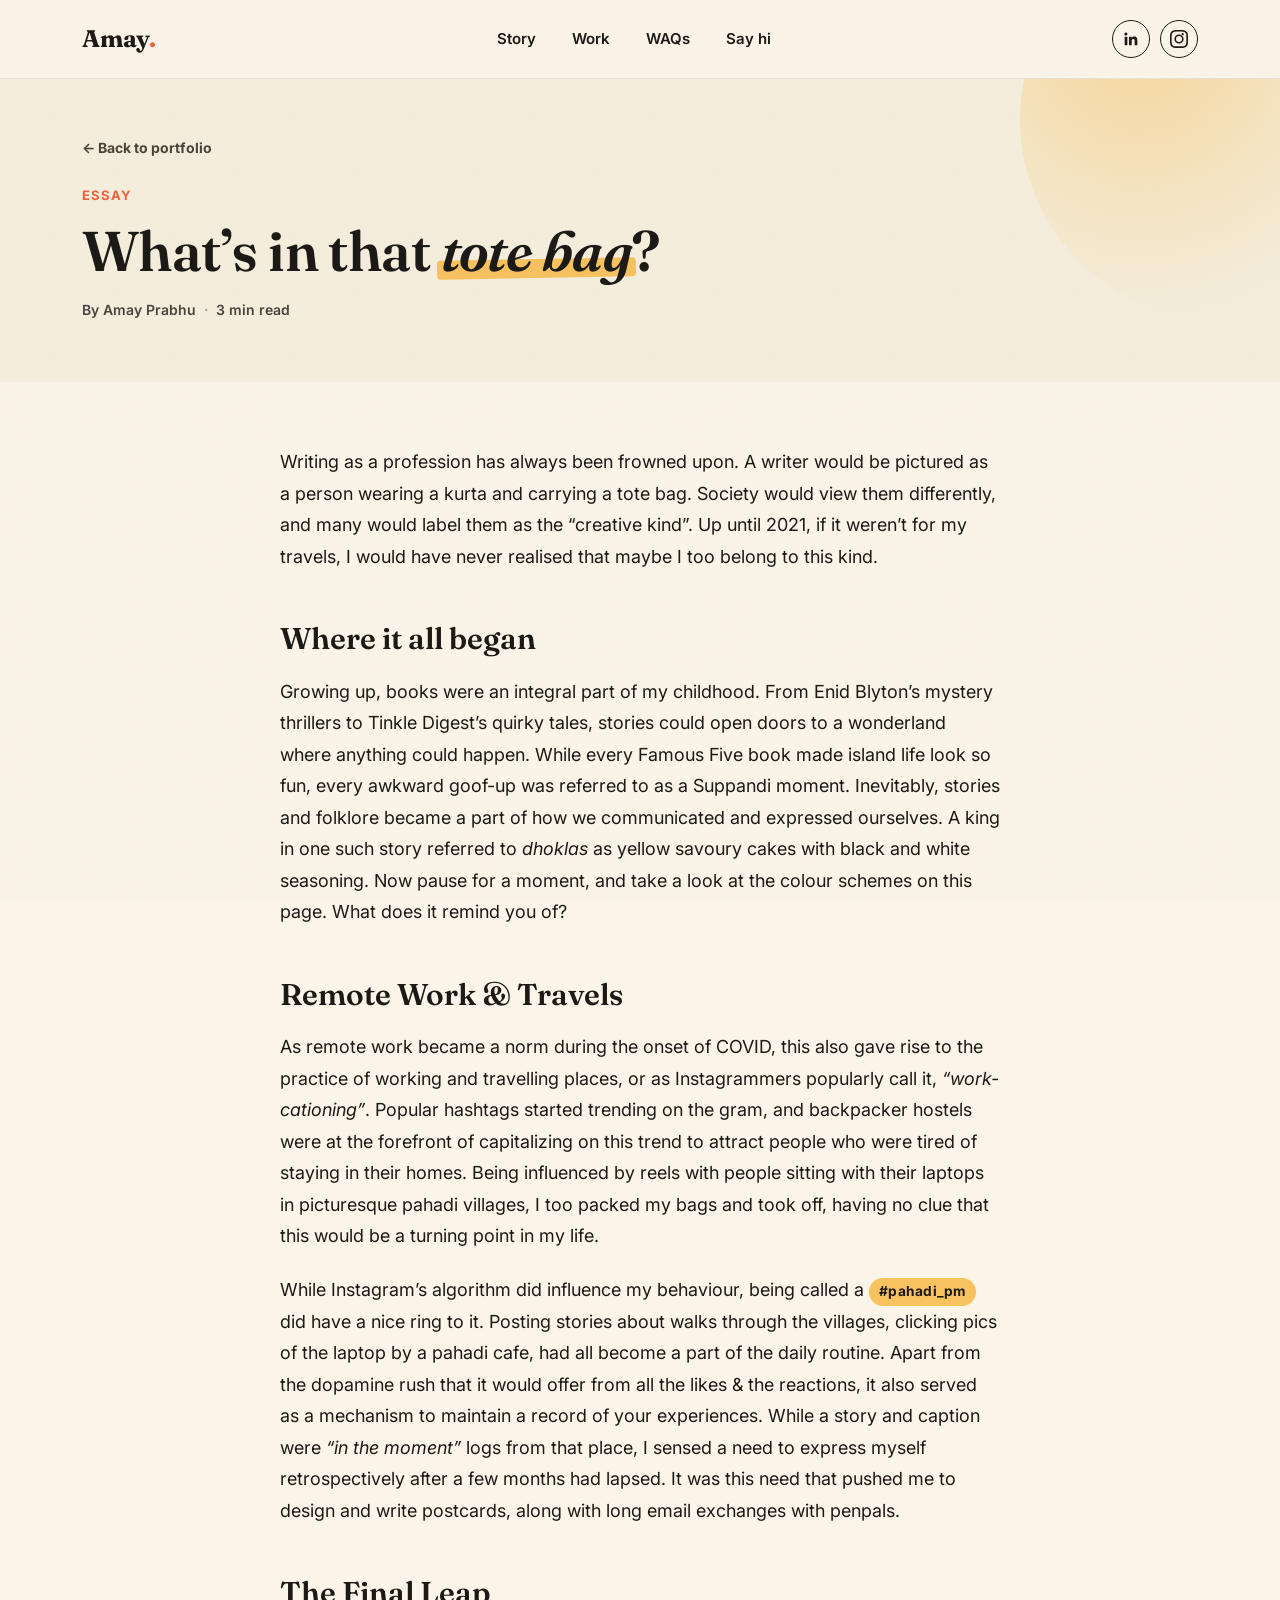
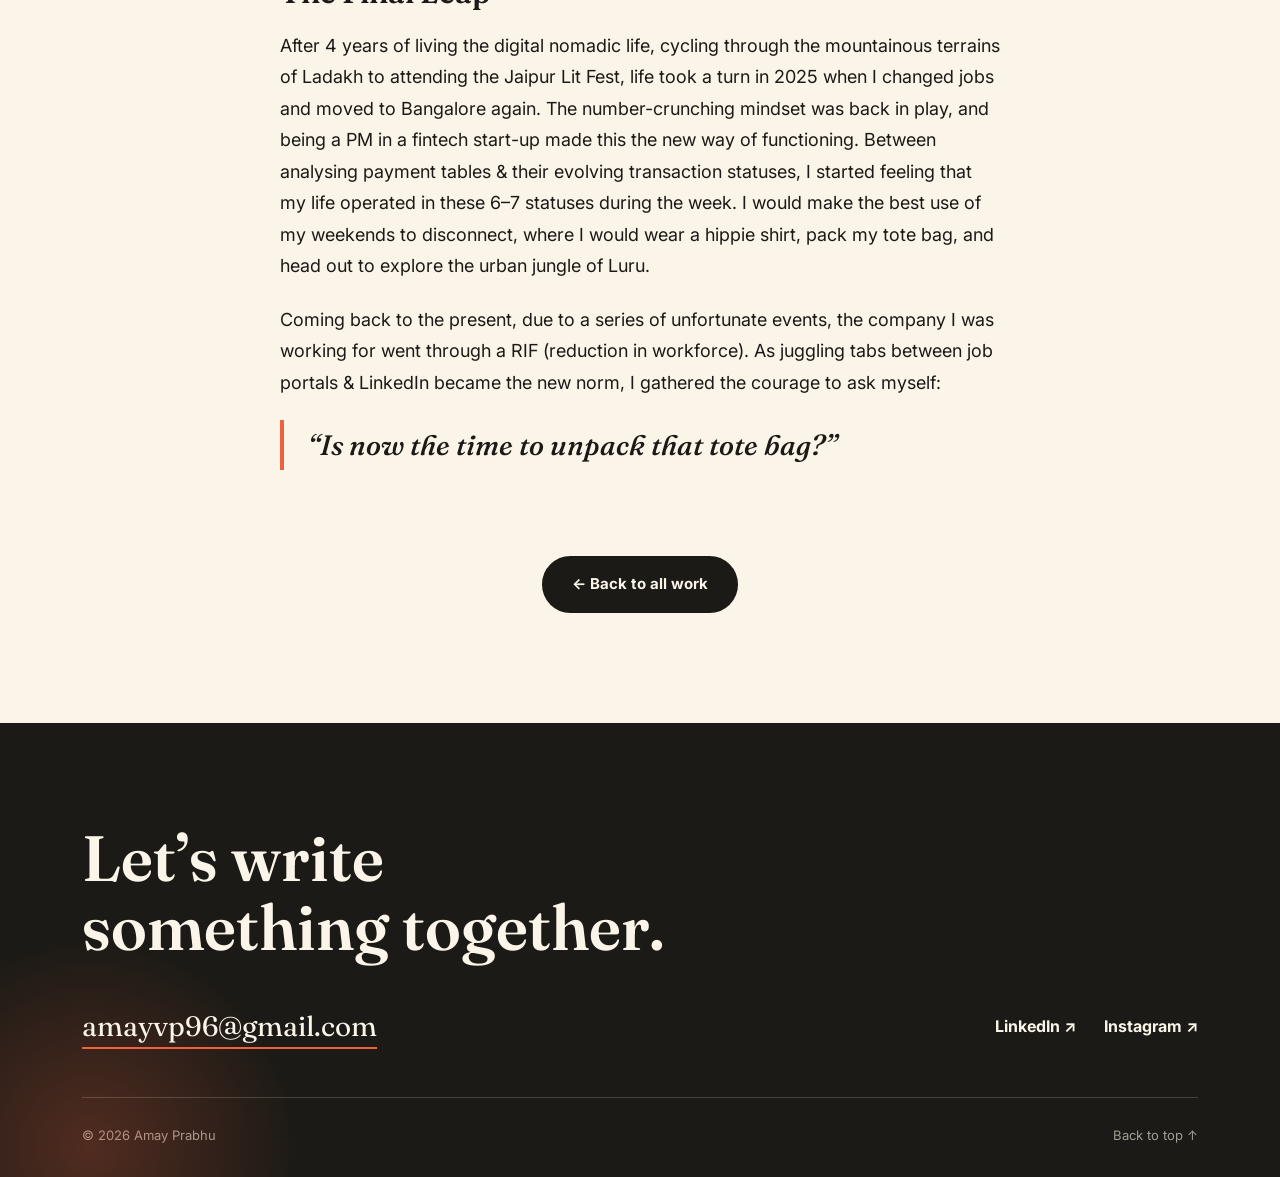
<file: articles/whats-in-that-tote-bag.html>
<!DOCTYPE html>
<html lang="en">
<head>
<meta charset="UTF-8">
<meta name="viewport" content="width=device-width, initial-scale=1.0">
<title>What&rsquo;s in that tote bag? — Amay Prabhu</title>
<meta name="description" content="The backstory behind trading a PM career for a tote bag, a lot of travel, and a wild dream of writing for a living.">

<link rel="icon" href="data:image/svg+xml,<svg xmlns=%22http://www.w3.org/2000/svg%22 viewBox=%220 0 100 100%22><text y=%22.9em%22 font-size=%2290%22>✍️</text></svg>">

<link rel="preconnect" href="https://fonts.googleapis.com">
<link rel="preconnect" href="https://fonts.gstatic.com" crossorigin>
<link href="https://fonts.googleapis.com/css2?family=Fraunces:ital,opsz,wght@0,9..144,400;0,9..144,500;0,9..144,600;0,9..144,700;1,9..144,500&family=Inter:wght@400;500;600;700;800&display=swap" rel="stylesheet">

<link rel="stylesheet" href="../assets/css/style.css?v=5">
</head>
<body>

<!-- Decorative grain overlay -->
<div class="grain" aria-hidden="true"></div>

<a class="skip-link" href="#main">Skip to content</a>

<header class="site-header" id="top">
  <div class="wrap header-inner">
    <a href="../index.html#top" class="logo">Amay<span class="logo-dot">.</span></a>

    <nav class="main-nav" id="main-nav">
      <a href="../index.html#story">Story</a>
      <a href="../index.html#work">Work</a>
      <a href="../index.html#faq">WAQs</a>
      <a href="../index.html#contact">Say hi</a>
    </nav>

    <div class="header-socials">
      <a class="icon-btn" href="https://www.linkedin.com/in/amay-prabhu-52b70a135/" target="_blank" rel="noopener noreferrer" aria-label="Amay on LinkedIn">
        <svg viewBox="0 0 24 24" fill="currentColor" aria-hidden="true"><path d="M20.45 20.45h-3.56v-5.57c0-1.33-.03-3.04-1.85-3.04-1.86 0-2.14 1.45-2.14 2.94v5.67H9.34V9h3.42v1.56h.05c.48-.9 1.64-1.85 3.38-1.85 3.6 0 4.27 2.37 4.27 5.46v6.28zM5.34 7.43a2.07 2.07 0 1 1 0-4.13 2.07 2.07 0 0 1 0 4.13zM7.12 20.45H3.56V9h3.56v11.45z"/></svg>
      </a>
      <a class="icon-btn" href="https://www.instagram.com/whereisamay/" target="_blank" rel="noopener noreferrer" aria-label="Amay on Instagram">
        <svg viewBox="0 0 24 24" fill="currentColor" aria-hidden="true"><path d="M12 2.16c3.2 0 3.58.01 4.85.07 1.17.05 1.8.24 2.22.41.56.21.96.47 1.38.89.42.42.68.82.89 1.38.17.42.36 1.05.41 2.22.06 1.27.07 1.65.07 4.85s-.01 3.58-.07 4.85c-.05 1.17-.24 1.8-.41 2.22-.21.56-.47.96-.89 1.38-.42.42-.82.68-1.38.89-.42.17-1.05.36-2.22.41-1.27.06-1.64.07-4.85.07s-3.58-.01-4.85-.07c-1.17-.05-1.8-.24-2.22-.41a3.74 3.74 0 0 1-1.38-.89 3.74 3.74 0 0 1-.89-1.38c-.17-.42-.36-1.05-.41-2.22-.06-1.27-.07-1.65-.07-4.85s.01-3.58.07-4.85c.05-1.17.24-1.8.41-2.22.21-.56.47-.96.89-1.38.42-.42.82-.68 1.38-.89.42-.17 1.05-.36 2.22-.41 1.27-.06 1.65-.07 4.85-.07M12 0C8.74 0 8.33.01 7.05.07 5.78.13 4.9.33 4.14.63c-.79.31-1.46.72-2.13 1.39A5.9 5.9 0 0 0 .62 4.14c-.3.76-.5 1.64-.56 2.91C0 8.33 0 8.74 0 12s.01 3.67.07 4.95c.06 1.27.26 2.15.56 2.91.31.79.72 1.46 1.39 2.13.67.67 1.34 1.08 2.13 1.39.76.3 1.64.5 2.91.56C8.33 24 8.74 24 12 24s3.67-.01 4.95-.07c1.27-.06 2.15-.26 2.91-.56a5.9 5.9 0 0 0 2.13-1.39 5.9 5.9 0 0 0 1.39-2.13c.3-.76.5-1.64.56-2.91.06-1.28.07-1.69.07-4.95s-.01-3.67-.07-4.95c-.06-1.27-.26-2.15-.56-2.91a5.9 5.9 0 0 0-1.39-2.13A5.9 5.9 0 0 0 19.86.63c-.76-.3-1.64-.5-2.91-.56C15.67.01 15.26 0 12 0zm0 5.84A6.16 6.16 0 1 0 12 18.16 6.16 6.16 0 0 0 12 5.84zm0 10.16a4 4 0 1 1 0-8 4 4 0 0 1 0 8zm6.41-10.4a1.44 1.44 0 1 1-2.88 0 1.44 1.44 0 0 1 2.88 0z"/></svg>
      </a>
    </div>

    <button class="nav-toggle" id="navToggle" aria-label="Toggle menu" aria-expanded="false" aria-controls="main-nav">
      <span></span><span></span><span></span>
    </button>
  </div>
</header>

<main id="main">

  <section class="article-hero">
    <div class="wrap reveal">
      <a class="back-link" href="../index.html#work">&larr; Back to portfolio</a>
      <p class="eyebrow">Essay</p>
      <h1 class="article-title">What&rsquo;s in that <span class="highlight">tote bag</span>?</h1>
      <p class="article-meta">By Amay Prabhu<span class="dot">&middot;</span>3 min read</p>
    </div>
  </section>

  <section class="article-body-section">
    <div class="wrap">
      <div class="article-wrap">
        <article class="article-body reveal">

          <p>Writing as a profession has always been frowned upon. A writer would be pictured as a person wearing a kurta and carrying a tote bag. Society would view them differently, and many would label them as the &ldquo;creative kind&rdquo;. Up until 2021, if it weren&rsquo;t for my travels, I would have never realised that maybe I too belong to this kind.</p>

          <h2>Where it all began</h2>
          <p>Growing up, books were an integral part of my childhood. From Enid Blyton&rsquo;s mystery thrillers to Tinkle Digest&rsquo;s quirky tales, stories could open doors to a wonderland where anything could happen. While every Famous Five book made island life look so fun, every awkward goof-up was referred to as a Suppandi moment. Inevitably, stories and folklore became a part of how we communicated and expressed ourselves. A king in one such story referred to <em>dhoklas</em> as yellow savoury cakes with black and white seasoning. Now pause for a moment, and take a look at the colour schemes on this page. What does it remind you of?</p>

          <h2>Remote Work &amp; Travels</h2>
          <p>As remote work became a norm during the onset of COVID, this also gave rise to the practice of working and travelling places, or as Instagrammers popularly call it, <em>&ldquo;work-cationing&rdquo;</em>. Popular hashtags started trending on the gram, and backpacker hostels were at the forefront of capitalizing on this trend to attract people who were tired of staying in their homes. Being influenced by reels with people sitting with their laptops in picturesque pahadi villages, I too packed my bags and took off, having no clue that this would be a turning point in my life.</p>
          <p>While Instagram&rsquo;s algorithm did influence my behaviour, being called a <span class="inline-chip">#pahadi_pm</span> did have a nice ring to it. Posting stories about walks through the villages, clicking pics of the laptop by a pahadi cafe, had all become a part of the daily routine. Apart from the dopamine rush that it would offer from all the likes &amp; the reactions, it also served as a mechanism to maintain a record of your experiences. While a story and caption were <em>&ldquo;in the moment&rdquo;</em> logs from that place, I sensed a need to express myself retrospectively after a few months had lapsed. It was this need that pushed me to design and write postcards, along with long email exchanges with penpals.</p>

          <h2>The Final Leap</h2>
          <p>After 4 years of living the digital nomadic life, cycling through the mountainous terrains of Ladakh to attending the Jaipur Lit Fest, life took a turn in 2025 when I changed jobs and moved to Bangalore again. The number-crunching mindset was back in play, and being a PM in a fintech start-up made this the new way of functioning. Between analysing payment tables &amp; their evolving transaction statuses, I started feeling that my life operated in these 6&ndash;7 statuses during the week. I would make the best use of my weekends to disconnect, where I would wear a hippie shirt, pack my tote bag, and head out to explore the urban jungle of Luru.</p>

          <p>Coming back to the present, due to a series of unfortunate events, the company I was working for went through a RIF (reduction in workforce). As juggling tabs between job portals &amp; LinkedIn became the new norm, I gathered the courage to ask myself:</p>

          <p class="pull-quote">&ldquo;Is now the time to unpack that tote bag?&rdquo;</p>

        </article>
      </div>
    </div>
  </section>

  <section class="article-cta">
    <div class="wrap">
      <a href="../index.html#work" class="btn btn-primary">&larr; Back to all work</a>
    </div>
  </section>

</main>

<!-- FOOTER / CONTACT -->
<footer class="site-footer" id="contact">
  <div class="wrap footer-inner">
    <h2 class="footer-title reveal">Let&rsquo;s write<br>something together.</h2>

    <div class="footer-grid reveal" data-reveal-delay="1">
      <a href="mailto:amayvp96@gmail.com" class="footer-email">amayvp96@gmail.com</a>

      <div class="footer-socials">
        <a href="https://www.linkedin.com/in/amay-prabhu-52b70a135/" target="_blank" rel="noopener noreferrer">LinkedIn &nearr;</a>
        <a href="https://www.instagram.com/whereisamay/" target="_blank" rel="noopener noreferrer">Instagram &nearr;</a>
      </div>
    </div>

    <div class="footer-bottom">
      <span>&copy; <span id="year"></span> Amay Prabhu</span>
      <a href="#top" id="backToTop">Back to top &uarr;</a>
    </div>
  </div>
</footer>

<script src="../assets/js/main.js?v=5"></script>
</body>
</html>
</file>
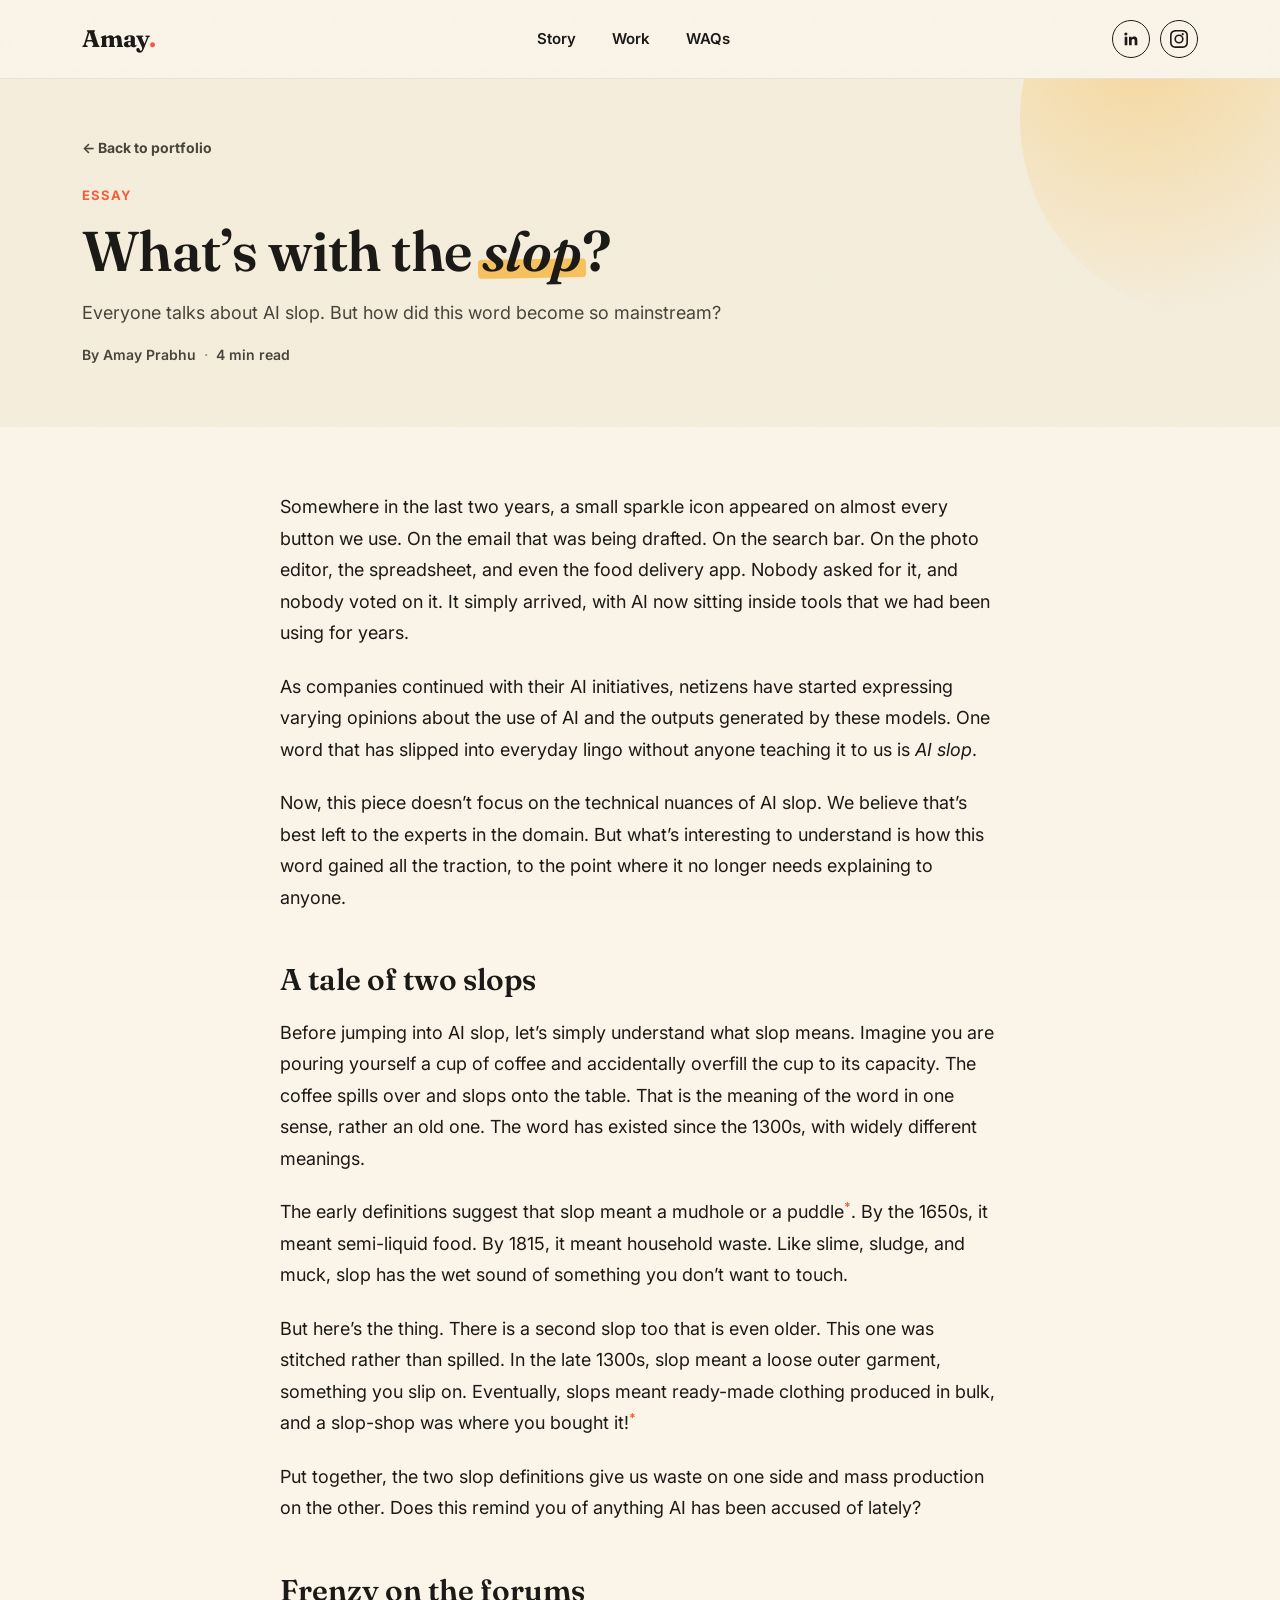
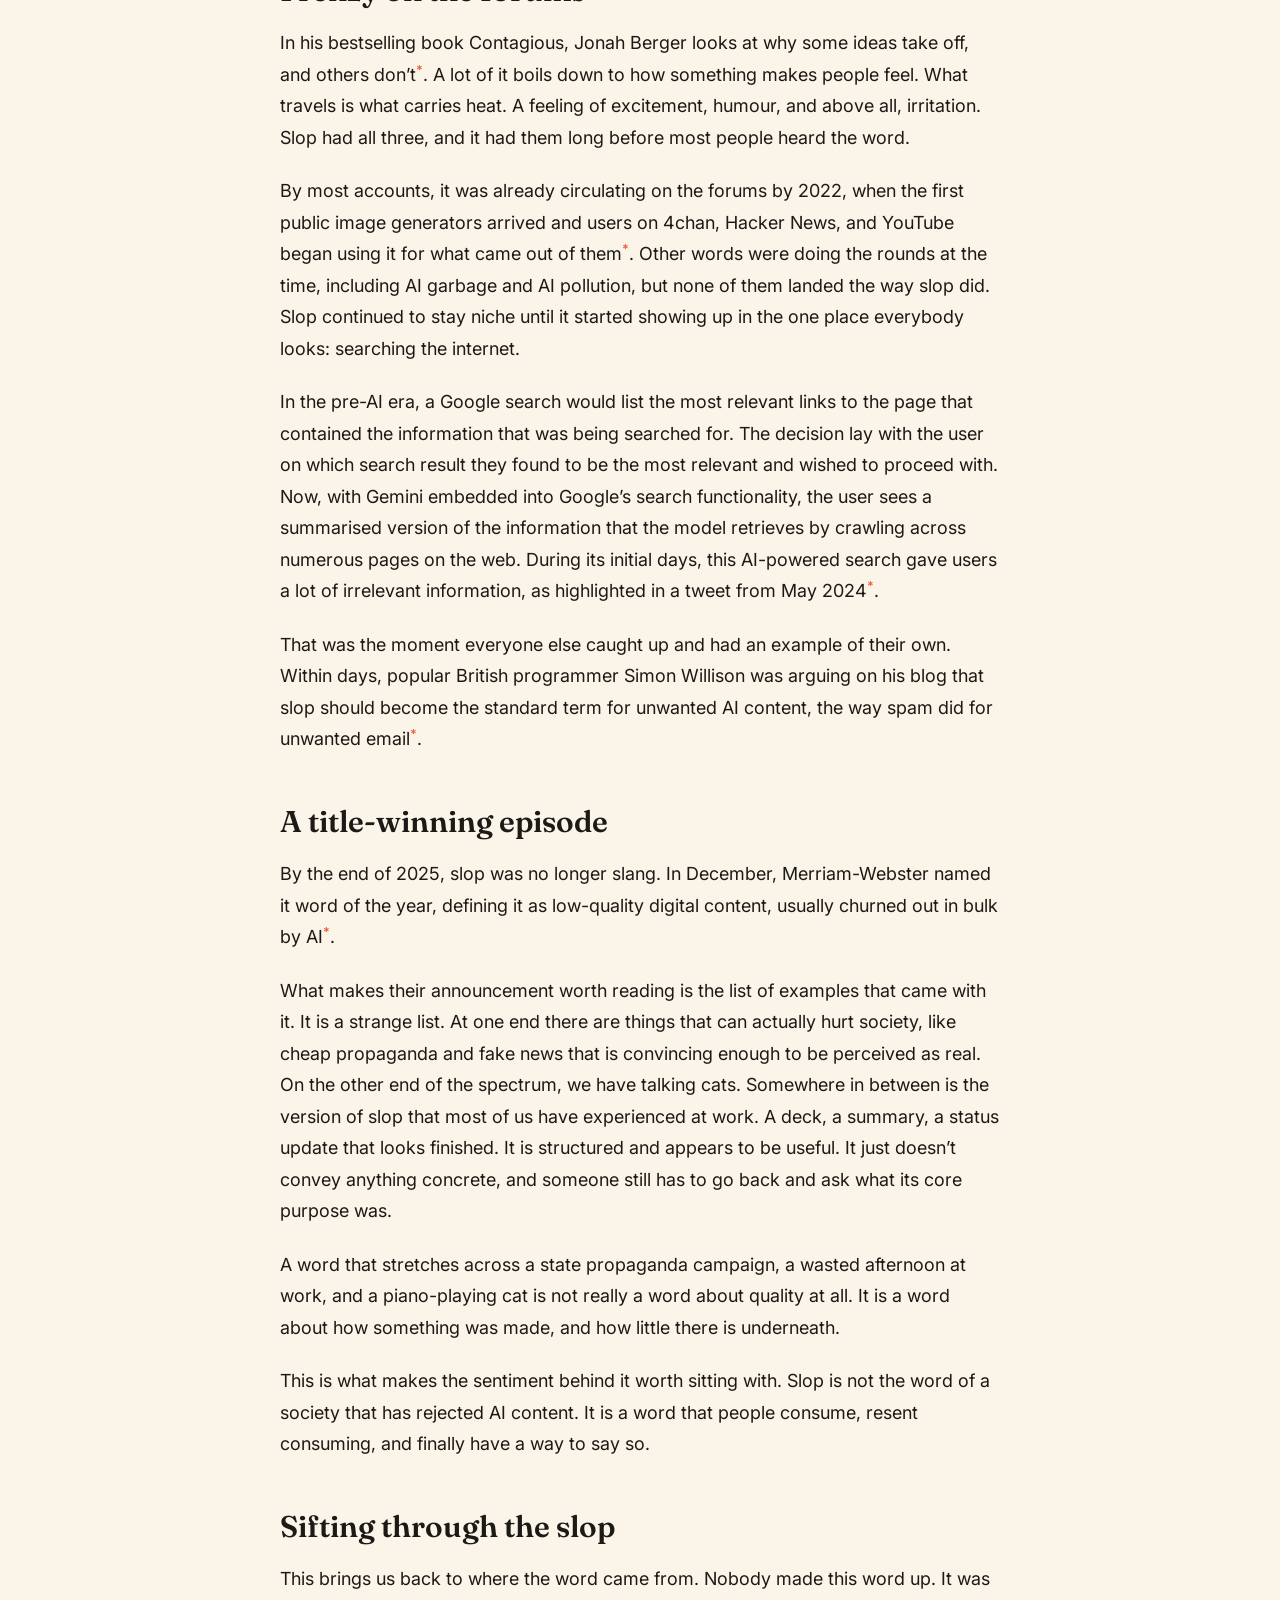
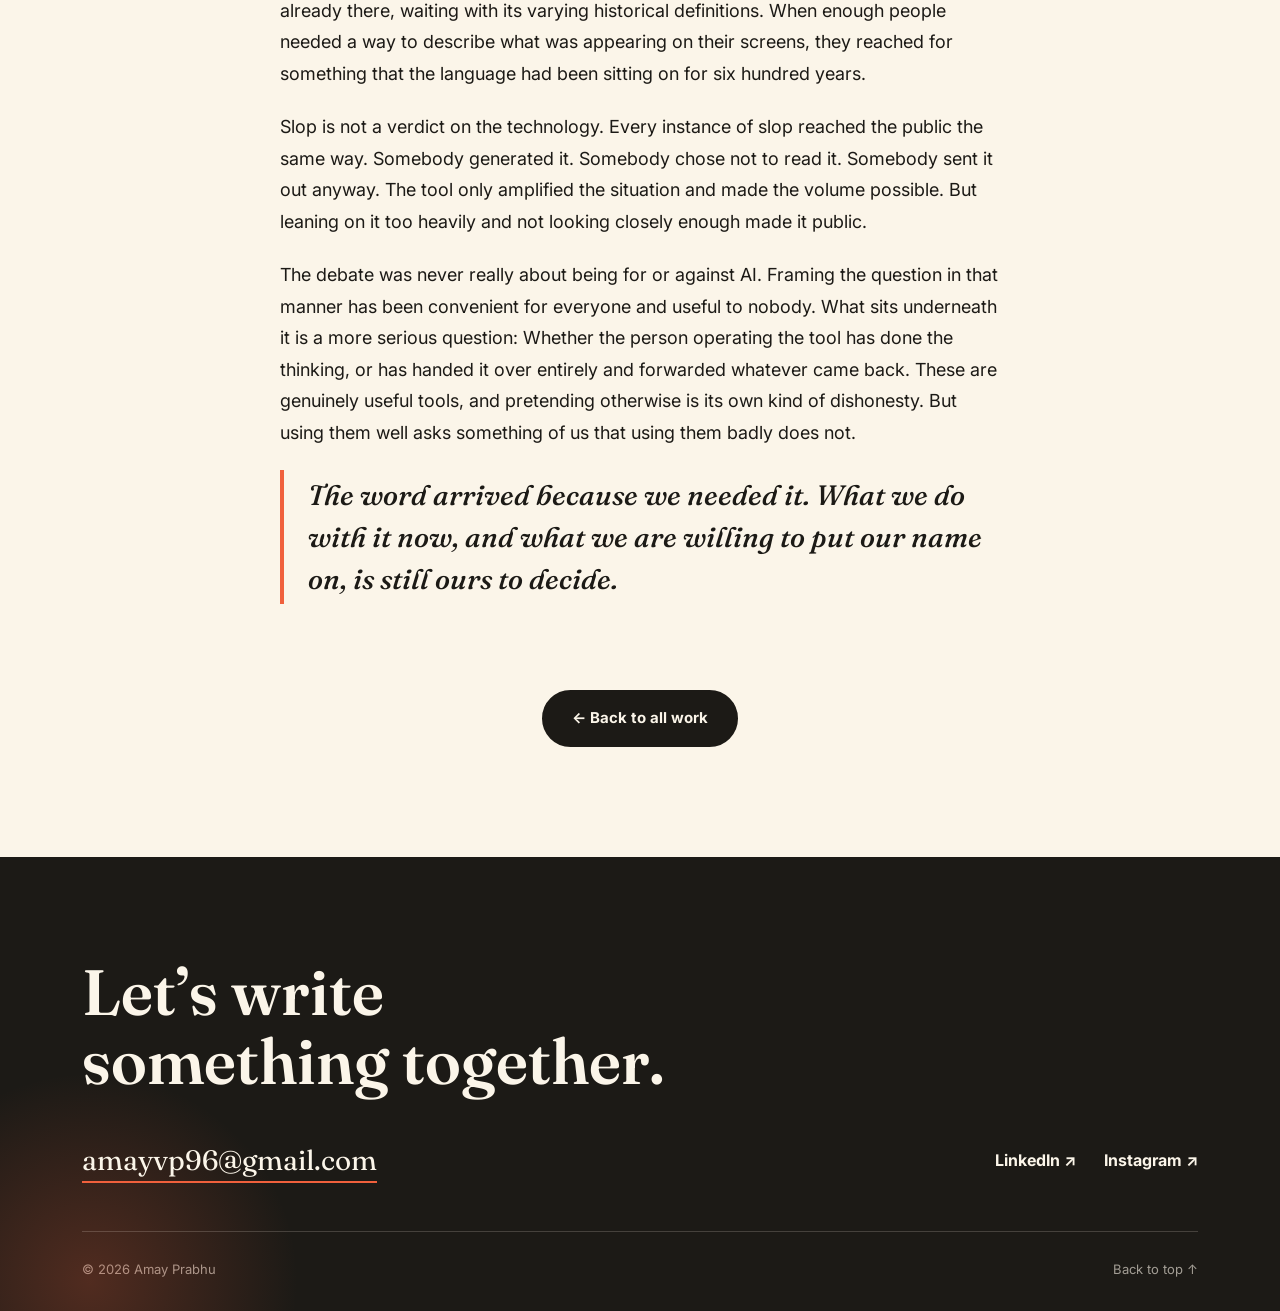
<file: articles/whats-with-the-slop.html>
<!DOCTYPE html>
<html lang="en">
<head>
<meta charset="UTF-8">
<meta name="viewport" content="width=device-width, initial-scale=1.0">
<title>What&rsquo;s with the slop? — Amay Prabhu</title>
<meta name="description" content="Everyone talks about AI slop. But how did this word become so mainstream?">

<link rel="icon" href="data:image/svg+xml,<svg xmlns=%22http://www.w3.org/2000/svg%22 viewBox=%220 0 100 100%22><text y=%22.9em%22 font-size=%2290%22>✍️</text></svg>">

<link rel="preconnect" href="https://fonts.googleapis.com">
<link rel="preconnect" href="https://fonts.gstatic.com" crossorigin>
<link href="https://fonts.googleapis.com/css2?family=Fraunces:ital,opsz,wght@0,9..144,400;0,9..144,500;0,9..144,600;0,9..144,700;1,9..144,500&family=Inter:wght@400;500;600;700;800&display=swap" rel="stylesheet">

<link rel="stylesheet" href="../assets/css/style.css?v=5">
</head>
<body>

<!-- Decorative grain overlay -->
<div class="grain" aria-hidden="true"></div>

<a class="skip-link" href="#main">Skip to content</a>

<header class="site-header" id="top">
  <div class="wrap header-inner">
    <a href="../index.html#top" class="logo">Amay<span class="logo-dot">.</span></a>

    <nav class="main-nav" id="main-nav">
      <a href="../index.html#story">Story</a>
      <a href="../index.html#work">Work</a>
      <a href="../index.html#faq">WAQs</a>
    </nav>

    <div class="header-socials">
      <a class="icon-btn" href="https://www.linkedin.com/in/amay-prabhu-52b70a135/" target="_blank" rel="noopener noreferrer" aria-label="Amay on LinkedIn">
        <svg viewBox="0 0 24 24" fill="currentColor" aria-hidden="true"><path d="M20.45 20.45h-3.56v-5.57c0-1.33-.03-3.04-1.85-3.04-1.86 0-2.14 1.45-2.14 2.94v5.67H9.34V9h3.42v1.56h.05c.48-.9 1.64-1.85 3.38-1.85 3.6 0 4.27 2.37 4.27 5.46v6.28zM5.34 7.43a2.07 2.07 0 1 1 0-4.13 2.07 2.07 0 0 1 0 4.13zM7.12 20.45H3.56V9h3.56v11.45z"/></svg>
      </a>
      <a class="icon-btn" href="https://www.instagram.com/whereisamay/" target="_blank" rel="noopener noreferrer" aria-label="Amay on Instagram">
        <svg viewBox="0 0 24 24" fill="currentColor" aria-hidden="true"><path d="M12 2.16c3.2 0 3.58.01 4.85.07 1.17.05 1.8.24 2.22.41.56.21.96.47 1.38.89.42.42.68.82.89 1.38.17.42.36 1.05.41 2.22.06 1.27.07 1.65.07 4.85s-.01 3.58-.07 4.85c-.05 1.17-.24 1.8-.41 2.22-.21.56-.47.96-.89 1.38-.42.42-.82.68-1.38.89-.42.17-1.05.36-2.22.41-1.27.06-1.64.07-4.85.07s-3.58-.01-4.85-.07c-1.17-.05-1.8-.24-2.22-.41a3.74 3.74 0 0 1-1.38-.89 3.74 3.74 0 0 1-.89-1.38c-.17-.42-.36-1.05-.41-2.22-.06-1.27-.07-1.65-.07-4.85s.01-3.58.07-4.85c.05-1.17.24-1.8.41-2.22.21-.56.47-.96.89-1.38.42-.42.82-.68 1.38-.89.42-.17 1.05-.36 2.22-.41 1.27-.06 1.65-.07 4.85-.07M12 0C8.74 0 8.33.01 7.05.07 5.78.13 4.9.33 4.14.63c-.79.31-1.46.72-2.13 1.39A5.9 5.9 0 0 0 .62 4.14c-.3.76-.5 1.64-.56 2.91C0 8.33 0 8.74 0 12s.01 3.67.07 4.95c.06 1.27.26 2.15.56 2.91.31.79.72 1.46 1.39 2.13.67.67 1.34 1.08 2.13 1.39.76.3 1.64.5 2.91.56C8.33 24 8.74 24 12 24s3.67-.01 4.95-.07c1.27-.06 2.15-.26 2.91-.56a5.9 5.9 0 0 0 2.13-1.39 5.9 5.9 0 0 0 1.39-2.13c.3-.76.5-1.64.56-2.91.06-1.28.07-1.69.07-4.95s-.01-3.67-.07-4.95c-.06-1.27-.26-2.15-.56-2.91a5.9 5.9 0 0 0-1.39-2.13A5.9 5.9 0 0 0 19.86.63c-.76-.3-1.64-.5-2.91-.56C15.67.01 15.26 0 12 0zm0 5.84A6.16 6.16 0 1 0 12 18.16 6.16 6.16 0 0 0 12 5.84zm0 10.16a4 4 0 1 1 0-8 4 4 0 0 1 0 8zm6.41-10.4a1.44 1.44 0 1 1-2.88 0 1.44 1.44 0 0 1 2.88 0z"/></svg>
      </a>
    </div>

    <button class="nav-toggle" id="navToggle" aria-label="Toggle menu" aria-expanded="false" aria-controls="main-nav">
      <span></span><span></span><span></span>
    </button>
  </div>
</header>

<main id="main">

  <section class="article-hero">
    <div class="wrap reveal">
      <a class="back-link" href="../index.html#work">&larr; Back to portfolio</a>
      <p class="eyebrow">Essay</p>
      <h1 class="article-title">What&rsquo;s with the <span class="highlight">slop</span>?</h1>
      <p class="article-subtitle">Everyone talks about AI slop. But how did this word become so mainstream?</p>
      <p class="article-meta">By Amay Prabhu<span class="dot">&middot;</span>4 min read</p>
    </div>
  </section>

  <section class="article-body-section">
    <div class="wrap">
      <div class="article-wrap">
        <article class="article-body reveal">

          <p>Somewhere in the last two years, a small sparkle icon appeared on almost every button we use. On the email that was being drafted. On the search bar. On the photo editor, the spreadsheet, and even the food delivery app. Nobody asked for it, and nobody voted on it. It simply arrived, with AI now sitting inside tools that we had been using for years.</p>

          <p>As companies continued with their AI initiatives, netizens have started expressing varying opinions about the use of AI and the outputs generated by these models. One word that has slipped into everyday lingo without anyone teaching it to us is <em>AI slop</em>.</p>

          <p>Now, this piece doesn&rsquo;t focus on the technical nuances of AI slop. We believe that&rsquo;s best left to the experts in the domain. But what&rsquo;s interesting to understand is how this word gained all the traction, to the point where it no longer needs explaining to anyone.</p>

          <h2>A tale of two slops</h2>

          <p>Before jumping into AI slop, let&rsquo;s simply understand what slop means. Imagine you are pouring yourself a cup of coffee and accidentally overfill the cup to its capacity. The coffee spills over and slops onto the table. That is the meaning of the word in one sense, rather an old one. The word has existed since the 1300s, with widely different meanings.</p>

          <p>The early definitions suggest that slop meant a mudhole or a puddle<sup class="citation"><a href="https://www.etymonline.com/word/slop" target="_blank" rel="noopener noreferrer" aria-label="Source: etymonline.com">*</a></sup>. By the 1650s, it meant semi-liquid food. By 1815, it meant household waste. Like slime, sludge, and muck, slop has the wet sound of something you don&rsquo;t want to touch.</p>

          <p>But here&rsquo;s the thing. There is a second slop too that is even older. This one was stitched rather than spilled. In the late 1300s, slop meant a loose outer garment, something you slip on. Eventually, slops meant ready-made clothing produced in bulk, and a slop-shop was where you bought it!<sup class="citation"><a href="https://www.etymonline.com/word/slop" target="_blank" rel="noopener noreferrer" aria-label="Source: etymonline.com">*</a></sup></p>

          <p>Put together, the two slop definitions give us waste on one side and mass production on the other. Does this remind you of anything AI has been accused of lately?</p>

          <h2>Frenzy on the forums</h2>

          <p>In his bestselling book Contagious, Jonah Berger looks at why some ideas take off, and others don&rsquo;t<sup class="citation"><a href="https://jberger.wpengine.com/wp-content/uploads/2013/03/Contagious-Framework-STEPPS.jpg" target="_blank" rel="noopener noreferrer" aria-label="Source: Contagious framework">*</a></sup>. A lot of it boils down to how something makes people feel. What travels is what carries heat. A feeling of excitement, humour, and above all, irritation. Slop had all three, and it had them long before most people heard the word.</p>

          <p>By most accounts, it was already circulating on the forums by 2022, when the first public image generators arrived and users on 4chan, Hacker News, and YouTube began using it for what came out of them<sup class="citation"><a href="https://www.mentalfloss.com/language/slang/slop-meaning-explained" target="_blank" rel="noopener noreferrer" aria-label="Source: mentalfloss.com">*</a></sup>. Other words were doing the rounds at the time, including AI garbage and AI pollution, but none of them landed the way slop did. Slop continued to stay niche until it started showing up in the one place everybody looks: searching the internet.</p>

          <p>In the pre-AI era, a Google search would list the most relevant links to the page that contained the information that was being searched for. The decision lay with the user on which search result they found to be the most relevant and wished to proceed with. Now, with Gemini embedded into Google&rsquo;s search functionality, the user sees a summarised version of the information that the model retrieves by crawling across numerous pages on the web. During its initial days, this AI-powered search gave users a lot of irrelevant information, as highlighted in a tweet from May 2024<sup class="citation"><a href="https://x.com/deepfates/status/1787472784106639418" target="_blank" rel="noopener noreferrer" aria-label="Source: a tweet from May 2024">*</a></sup>.</p>

          <p>That was the moment everyone else caught up and had an example of their own. Within days, popular British programmer Simon Willison was arguing on his blog that slop should become the standard term for unwanted AI content, the way spam did for unwanted email<sup class="citation"><a href="https://simonwillison.net/2024/May/8/slop/" target="_blank" rel="noopener noreferrer" aria-label="Source: simonwillison.net">*</a></sup>.</p>

          <h2>A title-winning episode</h2>

          <p>By the end of 2025, slop was no longer slang. In December, Merriam-Webster named it word of the year, defining it as low-quality digital content, usually churned out in bulk by AI<sup class="citation"><a href="https://www.merriam-webster.com/wordplay/word-of-the-year" target="_blank" rel="noopener noreferrer" aria-label="Source: merriam-webster.com">*</a></sup>.</p>

          <p>What makes their announcement worth reading is the list of examples that came with it. It is a strange list. At one end there are things that can actually hurt society, like cheap propaganda and fake news that is convincing enough to be perceived as real. On the other end of the spectrum, we have talking cats. Somewhere in between is the version of slop that most of us have experienced at work. A deck, a summary, a status update that looks finished. It is structured and appears to be useful. It just doesn&rsquo;t convey anything concrete, and someone still has to go back and ask what its core purpose was.</p>

          <p>A word that stretches across a state propaganda campaign, a wasted afternoon at work, and a piano-playing cat is not really a word about quality at all. It is a word about how something was made, and how little there is underneath.</p>

          <p>This is what makes the sentiment behind it worth sitting with. Slop is not the word of a society that has rejected AI content. It is a word that people consume, resent consuming, and finally have a way to say so.</p>

          <h2>Sifting through the slop</h2>

          <p>This brings us back to where the word came from. Nobody made this word up. It was already there, waiting with its varying historical definitions. When enough people needed a way to describe what was appearing on their screens, they reached for something that the language had been sitting on for six hundred years.</p>

          <p>Slop is not a verdict on the technology. Every instance of slop reached the public the same way. Somebody generated it. Somebody chose not to read it. Somebody sent it out anyway. The tool only amplified the situation and made the volume possible. But leaning on it too heavily and not looking closely enough made it public.</p>

          <p>The debate was never really about being for or against AI. Framing the question in that manner has been convenient for everyone and useful to nobody. What sits underneath it is a more serious question: Whether the person operating the tool has done the thinking, or has handed it over entirely and forwarded whatever came back. These are genuinely useful tools, and pretending otherwise is its own kind of dishonesty. But using them well asks something of us that using them badly does not.</p>

          <p class="pull-quote">The word arrived because we needed it. What we do with it now, and what we are willing to put our name on, is still ours to decide.</p>

        </article>
      </div>
    </div>
  </section>

  <section class="article-cta">
    <div class="wrap">
      <a href="../index.html#work" class="btn btn-primary">&larr; Back to all work</a>
    </div>
  </section>

</main>

<!-- FOOTER / CONTACT -->
<footer class="site-footer" id="contact">
  <div class="wrap footer-inner">
    <h2 class="footer-title reveal">Let&rsquo;s write<br>something together.</h2>

    <div class="footer-grid reveal" data-reveal-delay="1">
      <a href="mailto:amayvp96@gmail.com" class="footer-email">amayvp96@gmail.com</a>

      <div class="footer-socials">
        <a href="https://www.linkedin.com/in/amay-prabhu-52b70a135/" target="_blank" rel="noopener noreferrer">LinkedIn &nearr;</a>
        <a href="https://www.instagram.com/whereisamay/" target="_blank" rel="noopener noreferrer">Instagram &nearr;</a>
      </div>
    </div>

    <div class="footer-bottom">
      <span>&copy; <span id="year"></span> Amay Prabhu</span>
      <a href="#top" id="backToTop">Back to top &uarr;</a>
    </div>
  </div>
</footer>

<script src="../assets/js/main.js?v=5"></script>
</body>
</html>
</file>
<file: assets/css/style.css>
/* ===========================================================
   Amay Prabhu — Writer Portfolio
   Funky-but-clean editorial design system
   =========================================================== */

:root {
  --cream:      #FBF5E9;
  --cream-2:    #F5EEDD;
  --ink:        #1C1A16;
  --ink-soft:   #4A453C;
  --mustard:    #F2A93B;
  --mustard-2:  #F7C25F;
  --coral:      #F0603C;
  --hills-green: #E4EDE4;
  --line:       rgba(28, 26, 22, 0.14);
  --line-soft:  rgba(28, 26, 22, 0.08);

  --font-display: "Fraunces", Georgia, "Times New Roman", serif;
  --font-body: "Inter", -apple-system, BlinkMacSystemFont, "Segoe UI", sans-serif;

  --wrap: 1180px;
  --radius-lg: 32px;
  --radius-md: 20px;
  --radius-sm: 12px;

  --ease: cubic-bezier(0.16, 1, 0.3, 1);
}

* { box-sizing: border-box; }

html {
  scroll-behavior: smooth;
}

body {
  margin: 0;
  background: var(--cream);
  color: var(--ink);
  font-family: var(--font-body);
  font-size: 16px;
  line-height: 1.5;
  -webkit-font-smoothing: antialiased;
  overflow-x: hidden;
}

img { max-width: 100%; display: block; }

a { color: inherit; text-decoration: none; }

.wrap {
  max-width: var(--wrap);
  margin: 0 auto;
  padding: 0 32px;
}

.skip-link {
  position: absolute;
  left: -999px;
  top: 0;
  background: var(--ink);
  color: var(--cream);
  padding: 12px 18px;
  z-index: 999;
  border-radius: 0 0 8px 0;
}
.skip-link:focus { left: 0; }

/* grain texture overlay */
.grain {
  position: fixed;
  inset: 0;
  z-index: 999;
  pointer-events: none;
  opacity: 0.045;
  mix-blend-mode: multiply;
  background-image: url("data:image/svg+xml,%3Csvg xmlns='http://www.w3.org/2000/svg' width='120' height='120'%3E%3Cfilter id='n'%3E%3CfeTurbulence type='fractalNoise' baseFrequency='0.9' numOctaves='2' stitchTiles='stitch'/%3E%3C/filter%3E%3Crect width='100%25' height='100%25' filter='url(%23n)'/%3E%3C/svg%3E");
}

/* ---------- eyebrow / chips / buttons ---------- */

.eyebrow {
  font-family: var(--font-body);
  font-weight: 700;
  font-size: 13px;
  letter-spacing: 0.08em;
  text-transform: uppercase;
  color: var(--coral);
  margin: 0 0 14px;
}

.placeholder-text {
  color: var(--ink-soft);
  border: 1px dashed var(--line);
  background: rgba(255, 255, 255, 0.4);
  border-radius: var(--radius-sm);
  padding: 10px 14px;
  font-style: italic;
}

.btn {
  display: inline-flex;
  align-items: center;
  gap: 8px;
  padding: 15px 28px;
  border-radius: 999px;
  font-weight: 700;
  font-size: 15px;
  border: 2px solid var(--ink);
  transition: transform 0.25s var(--ease), background 0.25s var(--ease), color 0.25s var(--ease);
}
.btn-primary {
  background: var(--ink);
  color: var(--cream);
}
.btn-primary:hover {
  transform: translate(-2px, -2px);
  background: var(--coral);
  border-color: var(--coral);
}
.btn-ghost {
  background: transparent;
  color: var(--ink);
}
.btn-ghost:hover {
  transform: translate(-2px, -2px);
  background: var(--ink);
  color: var(--cream);
}

.chip {
  display: inline-block;
  align-self: flex-start;
  font-size: 12px;
  font-weight: 700;
  letter-spacing: 0.04em;
  text-transform: uppercase;
  background: var(--mustard-2);
  color: var(--ink);
  padding: 5px 12px;
  border-radius: 999px;
  margin-bottom: 12px;
}

.section-title {
  font-family: var(--font-display);
  font-weight: 600;
  font-size: clamp(32px, 4.5vw, 52px);
  line-height: 1.05;
  margin: 0 0 16px;
}

/* ---------- header ---------- */

.site-header {
  position: sticky;
  top: 0;
  z-index: 100;
  background: rgba(251, 245, 233, 0.82);
  backdrop-filter: blur(10px);
  border-bottom: 1px solid var(--line-soft);
}

.header-inner {
  display: flex;
  align-items: center;
  justify-content: space-between;
  height: 78px;
}

.logo {
  font-family: var(--font-display);
  font-weight: 700;
  font-size: 24px;
  letter-spacing: -0.01em;
}
.logo-dot { color: var(--coral); }

.main-nav {
  display: flex;
  gap: 36px;
}
.main-nav a {
  font-weight: 600;
  font-size: 15px;
  position: relative;
  padding: 4px 0;
}
.main-nav a::after {
  content: "";
  position: absolute;
  left: 0; right: 100%;
  bottom: 0;
  height: 2px;
  background: var(--coral);
  transition: right 0.3s var(--ease);
}
.main-nav a:hover::after { right: 0; }

.header-socials {
  display: flex;
  gap: 10px;
}
.icon-btn {
  width: 38px;
  height: 38px;
  display: grid;
  place-items: center;
  border-radius: 50%;
  border: 1.5px solid var(--ink);
  transition: background 0.25s var(--ease), color 0.25s var(--ease), transform 0.25s var(--ease);
}
.icon-btn svg { width: 18px; height: 18px; }
.icon-btn:hover {
  background: var(--ink);
  color: var(--cream);
  transform: rotate(-8deg) scale(1.06);
}

.nav-toggle {
  display: none;
  flex-direction: column;
  gap: 5px;
  width: 30px;
  background: none;
  border: none;
  cursor: pointer;
  padding: 4px;
}
.nav-toggle span {
  display: block;
  height: 2px;
  background: var(--ink);
  border-radius: 2px;
  transition: transform 0.25s var(--ease), opacity 0.25s var(--ease);
}
.nav-toggle[aria-expanded="true"] span:nth-child(1) { transform: translateY(7px) rotate(45deg); }
.nav-toggle[aria-expanded="true"] span:nth-child(2) { opacity: 0; }
.nav-toggle[aria-expanded="true"] span:nth-child(3) { transform: translateY(-7px) rotate(-45deg); }

/* ---------- hero ---------- */

.hero {
  position: relative;
  padding: 88px 0 60px;
  overflow: hidden;
}
.hero::before {
  content: "";
  position: absolute;
  top: -140px; right: -160px;
  width: 480px; height: 480px;
  border-radius: 50%;
  background: radial-gradient(circle at 30% 30%, var(--mustard-2), transparent 70%);
  opacity: 0.55;
  pointer-events: none;
}

.hero-inner {
  display: grid;
  grid-template-columns: 1.1fr 0.9fr;
  gap: 48px;
  align-items: center;
}

.hero-title {
  font-family: var(--font-display);
  font-weight: 600;
  font-size: clamp(38px, 5.6vw, 68px);
  line-height: 1.06;
  letter-spacing: -0.01em;
  margin: 0 0 24px;
}
.hero-title .script {
  font-style: italic;
  font-weight: 500;
  color: var(--coral);
}
.highlight {
  position: relative;
  font-style: italic;
  white-space: nowrap;
}
.highlight::after {
  content: "";
  position: absolute;
  left: -4px; right: -4px;
  bottom: 6px;
  height: 0.34em;
  background: var(--mustard-2);
  z-index: -1;
  border-radius: 4px;
  transform: rotate(-1deg);
}

.hero-sub {
  max-width: 480px;
  font-size: 17px;
  margin-bottom: 34px;
}

.hero-actions {
  display: flex;
  gap: 16px;
  flex-wrap: wrap;
}

.hero-photo {
  position: relative;
  justify-self: center;
  width: min(100%, 420px);
}

.photo-blob {
  position: absolute;
  inset: -6% -10% -6% -6%;
  background: var(--mustard);
  border-radius: 44% 56% 62% 38% / 48% 42% 58% 52%;
  z-index: 0;
  animation: blobbing 12s var(--ease) infinite alternate;
}
@keyframes blobbing {
  0%   { border-radius: 44% 56% 62% 38% / 48% 42% 58% 52%; }
  50%  { border-radius: 58% 42% 40% 60% / 40% 62% 38% 60%; }
  100% { border-radius: 40% 60% 55% 45% / 60% 40% 60% 40%; }
}

.photo-frame {
  position: relative;
  z-index: 1;
  aspect-ratio: 1 / 1.05;
  border-radius: 44% 56% 62% 38% / 48% 42% 58% 52%;
  overflow: hidden;
  border: 6px solid var(--ink);
  background: var(--mustard);
}
.photo-frame img {
  width: 100%; height: 100%;
  object-fit: cover;
}
.photo-frame.img-missing img { display: none; }
.photo-fallback {
  display: none;
  width: 100%; height: 100%;
  flex-direction: column;
  align-items: center;
  justify-content: center;
  gap: 12px;
  text-align: center;
  color: var(--ink);
  padding: 20px;
  font-size: 13px;
  font-weight: 600;
  line-height: 1.5;
}
.photo-fallback svg { width: 46px; height: 46px; opacity: 0.65; }
.photo-fallback code {
  background: rgba(28,26,22,0.1);
  padding: 1px 6px;
  border-radius: 4px;
  font-size: 12px;
}
.photo-frame.img-missing .photo-fallback { display: flex; }

.sticker {
  position: absolute;
  z-index: 2;
}
.sticker-dots {
  top: -6%;
  left: 4%;
  width: 56px;
  height: 56px;
  background-image: radial-gradient(var(--ink) 2.4px, transparent 2.6px);
  background-size: 12px 12px;
  opacity: 0.55;
}

/* ---------- story split sections ---------- */

.story-split {
  padding: 96px 0;
  position: relative;
}
.story-split[data-panel="mustard"] {
  background: var(--cream-2);
}

.split-inner {
  display: grid;
  grid-template-columns: 0.85fr 1.15fr;
  gap: 64px;
  align-items: center;
}

.media-frame {
  position: relative;
  overflow: hidden;
  border: 5px solid var(--ink);
  background: var(--ink-soft);
  aspect-ratio: 4 / 3;
}
.media-frame--illustration {
  aspect-ratio: 4 / 3;
  background: #ffffff;
  padding: 36px;
  display: flex;
  align-items: center;
  justify-content: center;
}
.media-frame--portrait {
  aspect-ratio: 672 / 722;
}
.media-frame--portrait img {
  object-position: center center;
}
.media-frame img {
  width: 100%; height: 100%;
  object-fit: cover;
  object-position: center 15%;
}
.media-frame--illustration img {
  width: auto;
  height: auto;
  max-width: 100%;
  max-height: 100%;
  object-fit: contain;
}
.media-frame.img-missing img { display: none; }
.media-frame.img-missing {
  background: var(--mustard-2);
}
.media-frame--illustration.img-missing {
  background: #ffffff;
}
.media-frame .photo-fallback {
  color: var(--ink);
}
.media-frame.img-missing .photo-fallback { display: flex; }

.split-lead {
  font-family: var(--font-display);
  font-weight: 500;
  font-size: clamp(24px, 3vw, 32px);
  line-height: 1.3;
  margin: 0 0 12px;
}

.split-sub {
  font-size: 17px;
  color: var(--ink-soft);
  max-width: 480px;
  margin: 0;
}

/* ---------- work ---------- */

.work {
  padding: 110px 0 100px;
}

.work-heading {
  max-width: 640px;
  margin-bottom: 48px;
}

.work-sub {
  font-size: 17px;
  color: var(--ink-soft);
  margin: 8px 0 0;
}

.work-grid {
  display: grid;
  grid-template-columns: repeat(3, 1fr);
  gap: 28px;
}

.work-card {
  background: var(--cream);
  border: 2px solid var(--ink);
  border-radius: var(--radius-md);
  overflow: hidden;
  display: flex;
  flex-direction: column;
  transition: transform 0.3s var(--ease), box-shadow 0.3s var(--ease);
}
.work-card:hover {
  transform: translateY(-6px) rotate(-0.6deg);
  box-shadow: 10px 14px 0 rgba(28,26,22,0.9);
}

.work-card-media {
  position: relative;
  aspect-ratio: 16 / 10;
  background: repeating-linear-gradient(135deg, var(--mustard-2), var(--mustard-2) 10px, var(--mustard) 10px, var(--mustard) 20px);
  display: grid;
  place-items: center;
  border-bottom: 2px solid var(--ink);
  overflow: hidden;
}
.work-card-media span {
  font-family: var(--font-display);
  font-size: 40px;
  color: rgba(28,26,22,0.35);
}

.work-card-media--photo img {
  position: absolute;
  inset: 0;
  width: 100%;
  height: 100%;
  object-fit: cover;
}
.work-card-media--photo span { display: none; }
.work-card-media--photo.img-missing img { display: none; }
.work-card-media--photo.img-missing span { display: block; }

.work-card-media--bottom img {
  object-position: center bottom;
}

.work-card-media--contain {
  background: #ffffff;
}
.work-card-media--contain img {
  position: absolute;
  inset: 28px;
  width: calc(100% - 56px);
  height: calc(100% - 56px);
  object-fit: contain;
}
.work-card-media--contain span { display: none; }
.work-card-media--contain.img-missing {
  background: repeating-linear-gradient(135deg, var(--mustard-2), var(--mustard-2) 10px, var(--mustard) 10px, var(--mustard) 20px);
}
.work-card-media--contain.img-missing img { display: none; }
.work-card-media--contain.img-missing span { display: block; }

.work-card-body {
  padding: 22px 22px 26px;
  display: flex;
  flex-direction: column;
  gap: 8px;
  flex: 1;
}
.work-card-body h3 {
  font-family: var(--font-display);
  font-size: 20px;
  font-weight: 600;
  margin: 0;
}
.work-card-body p {
  font-size: 14px;
  margin: 0 0 6px;
}
.work-card-link {
  margin-top: auto;
  font-weight: 700;
  font-size: 14px;
  border-bottom: 2px solid var(--coral);
  align-self: flex-start;
  padding-bottom: 2px;
}

/* ---------- faq ---------- */

.faq {
  padding: 100px 0 120px;
  background: var(--cream-2);
}

.faq-heading {
  max-width: 640px;
  margin-bottom: 40px;
}

.faq-list {
  max-width: 760px;
  display: flex;
  flex-direction: column;
  gap: 16px;
}

.faq-item {
  border: 2px solid var(--ink);
  border-radius: var(--radius-md);
  background: var(--cream);
  overflow: hidden;
  transition: box-shadow 0.25s var(--ease), transform 0.25s var(--ease);
}
.faq-item:hover {
  transform: translate(-2px, -2px);
  box-shadow: 6px 8px 0 rgba(28,26,22,0.9);
}

.faq-question-wrap {
  margin: 0;
  font-weight: inherit;
}

.faq-question {
  width: 100%;
  display: flex;
  align-items: center;
  justify-content: space-between;
  gap: 20px;
  padding: 20px 24px;
  background: none;
  border: none;
  cursor: pointer;
  text-align: left;
  font-family: var(--font-body);
  color: var(--ink);
}

.faq-q-text {
  font-family: var(--font-display);
  font-weight: 600;
  font-size: 18px;
  line-height: 1.35;
}

.faq-icon {
  position: relative;
  flex-shrink: 0;
  width: 22px;
  height: 22px;
  transition: transform 0.3s var(--ease);
}
.faq-icon::before,
.faq-icon::after {
  content: "";
  position: absolute;
  background: var(--ink);
  border-radius: 2px;
}
.faq-icon::before {
  top: 50%; left: 0;
  width: 100%; height: 2.5px;
  transform: translateY(-50%);
}
.faq-icon::after {
  left: 50%; top: 0;
  height: 100%; width: 2.5px;
  transform: translateX(-50%);
}
.faq-item.is-open .faq-icon {
  transform: rotate(45deg);
}
.faq-item.is-open .faq-question {
  color: var(--coral);
}
.faq-item.is-open .faq-icon::before,
.faq-item.is-open .faq-icon::after {
  background: var(--coral);
}

.faq-answer {
  display: grid;
  grid-template-rows: 0fr;
  transition: grid-template-rows 0.35s var(--ease);
}
.faq-item.is-open .faq-answer {
  grid-template-rows: 1fr;
}

.faq-answer-inner {
  overflow: hidden;
  min-height: 0;
}
.faq-answer-inner p {
  margin: 0;
  padding: 0 24px 22px;
  font-size: 16px;
  line-height: 1.6;
  color: var(--ink-soft);
}
.faq-answer-inner em {
  font-style: italic;
}

/* ---------- footer ---------- */

.site-footer {
  background: var(--ink);
  color: var(--cream);
  padding: 100px 0 32px;
  position: relative;
  overflow: hidden;
}
.site-footer::before {
  content: "";
  position: absolute;
  bottom: -180px; left: -120px;
  width: 420px; height: 420px;
  border-radius: 50%;
  background: radial-gradient(circle, var(--coral), transparent 70%);
  opacity: 0.25;
}

.footer-title {
  font-family: var(--font-display);
  font-weight: 600;
  font-size: clamp(36px, 6vw, 64px);
  line-height: 1.08;
  margin: 0 0 44px;
  position: relative;
}

.footer-grid {
  display: flex;
  flex-wrap: wrap;
  align-items: center;
  justify-content: space-between;
  gap: 24px;
  padding-bottom: 48px;
  border-bottom: 1px solid rgba(251,245,233,0.18);
}

.footer-email {
  font-family: var(--font-display);
  font-size: clamp(20px, 2.6vw, 28px);
  border-bottom: 2px solid var(--coral);
  background: transparent;
  color: var(--cream);
  transition: color 0.25s var(--ease);
}
.footer-email:hover { color: var(--mustard-2); }

.footer-socials {
  display: flex;
  gap: 28px;
  font-weight: 700;
}
.footer-socials a {
  position: relative;
  padding-bottom: 2px;
}
.footer-socials a:hover { color: var(--mustard-2); }

.footer-bottom {
  display: flex;
  justify-content: space-between;
  align-items: center;
  padding-top: 28px;
  font-size: 13px;
  color: rgba(251,245,233,0.6);
}
.footer-bottom a:hover { color: var(--cream); }

/* ---------- reveal-on-scroll ---------- */

.reveal {
  opacity: 0;
  transform: translateY(28px);
  transition: opacity 0.7s var(--ease), transform 0.7s var(--ease);
}
.reveal.is-visible {
  opacity: 1;
  transform: translateY(0);
}
.reveal[data-reveal-delay="1"] { transition-delay: 0.12s; }

@media (prefers-reduced-motion: reduce) {
  html { scroll-behavior: auto; }
  .reveal { opacity: 1; transform: none; transition: none; }
  .photo-blob { animation: none; }
}

/* ---------- article page ---------- */

.article-hero {
  position: relative;
  padding: 56px 0 48px;
  background: var(--cream-2);
  overflow: hidden;
}
.article-hero::before {
  content: "";
  position: absolute;
  top: -160px; right: -140px;
  width: 400px; height: 400px;
  border-radius: 50%;
  background: radial-gradient(circle at 30% 30%, var(--mustard-2), transparent 70%);
  opacity: 0.5;
  pointer-events: none;
}

.back-link {
  display: inline-flex;
  align-items: center;
  gap: 8px;
  font-weight: 700;
  font-size: 14px;
  color: var(--ink-soft);
  margin-bottom: 28px;
  transition: color 0.25s var(--ease), transform 0.25s var(--ease);
}
.back-link:hover {
  color: var(--coral);
  transform: translateX(-3px);
}

.article-title {
  font-family: var(--font-display);
  font-weight: 600;
  font-size: clamp(34px, 5.2vw, 56px);
  line-height: 1.1;
  letter-spacing: -0.01em;
  margin: 0 0 18px;
  max-width: 820px;
}

.article-subtitle {
  font-size: 18px;
  line-height: 1.5;
  color: var(--ink-soft);
  max-width: 640px;
  margin: 0 0 18px;
}

.article-meta {
  font-size: 14px;
  font-weight: 600;
  color: var(--ink-soft);
}
.article-meta .dot {
  margin: 0 8px;
  opacity: 0.5;
}

.article-body-section {
  padding: 64px 0 16px;
}

.article-wrap {
  max-width: 720px;
  margin: 0 auto;
}

.article-body {
  font-size: 18px;
  line-height: 1.75;
  color: var(--ink);
}
.article-body h2 {
  font-family: var(--font-display);
  font-weight: 600;
  font-size: clamp(24px, 3vw, 30px);
  line-height: 1.25;
  margin: 48px 0 18px;
}
.article-body p {
  margin: 0 0 22px;
}
.article-body em {
  font-style: italic;
}
.article-body h3 {
  font-family: var(--font-display);
  font-weight: 600;
  font-size: 20px;
  line-height: 1.35;
  margin: 30px 0 10px;
}
.article-body ul {
  margin: 0 0 22px;
  padding-left: 22px;
}
.article-body ul li {
  margin-bottom: 8px;
}
.article-body ol {
  list-style: none;
  counter-reset: step;
  margin: 0 0 22px;
  padding-left: 0;
}
.article-body ol li {
  position: relative;
  counter-increment: step;
  padding-left: 42px;
  margin-bottom: 16px;
}
.article-body ol li::before {
  content: counter(step);
  position: absolute;
  left: 0;
  top: 1px;
  font-family: var(--font-display);
  font-style: italic;
  font-weight: 700;
  color: var(--coral);
}
.article-body strong {
  font-weight: 700;
}
.article-body .doc-source {
  font-size: 15px;
  color: var(--ink-soft);
}
.article-body .doc-source a {
  color: var(--ink);
}

.article-body .citation {
  font-size: 0.68em;
  line-height: 0;
}
.article-body .citation a {
  color: var(--coral);
  font-weight: 700;
  text-decoration: none;
}
.article-body .citation a:hover {
  text-decoration: underline;
}
.article-body ul ul {
  margin: 8px 0 0;
  padding-left: 20px;
  list-style: disc;
}
.article-body ul ul li {
  margin-bottom: 4px;
}

.table-scroll {
  overflow-x: auto;
  margin: 8px 0 40px;
}
.menu-table {
  width: 100%;
  min-width: 460px;
  border-collapse: collapse;
  border: 2px solid var(--ink);
  border-radius: var(--radius-lg);
  overflow: hidden;
}
.menu-table th, .menu-table td {
  padding: 12px 18px;
  text-align: left;
  border-bottom: 1px solid var(--line);
  font-size: 15.5px;
  vertical-align: top;
}
.menu-table th {
  background: var(--mustard-2);
  font-family: var(--font-display);
  font-weight: 600;
  font-size: 15px;
}
.menu-table th:first-child, .menu-table td:first-child {
  border-right: 1px solid var(--line);
}
.menu-table tbody tr:last-child td {
  border-bottom: none;
}
.menu-table td a {
  color: var(--ink);
  text-decoration: underline;
  text-decoration-color: var(--coral);
  text-underline-offset: 3px;
}

.menu-dropdown {
  display: none;
  width: 100%;
  margin: 8px 0 40px;
  padding: 14px 46px 14px 18px;
  border: 2px solid var(--ink);
  border-radius: var(--radius-lg);
  background-color: var(--mustard-2);
  color: var(--ink);
  font-family: var(--font-body);
  font-weight: 600;
  font-size: 16px;
  cursor: pointer;
  appearance: none;
  -webkit-appearance: none;
  -moz-appearance: none;
  background-image: url("data:image/svg+xml,%3Csvg xmlns='http://www.w3.org/2000/svg' viewBox='0 0 24 24' fill='none' stroke='%231C1A16' stroke-width='2.2' stroke-linecap='round' stroke-linejoin='round'%3E%3Cpath d='M6 9l6 6 6-6'/%3E%3C/svg%3E");
  background-repeat: no-repeat;
  background-position: right 18px center;
  background-size: 16px;
}

.inline-chip {
  display: inline-block;
  font-size: 0.76em;
  font-weight: 700;
  letter-spacing: 0.02em;
  background: var(--mustard-2);
  color: var(--ink);
  padding: 2px 10px;
  border-radius: 999px;
}

.pull-quote {
  font-family: var(--font-display);
  font-style: italic;
  font-weight: 500;
  font-size: clamp(22px, 2.6vw, 28px);
  line-height: 1.5;
  color: var(--ink);
  border-left: 4px solid var(--coral);
  padding: 4px 0 4px 24px;
  margin: 44px 0 8px;
}

.article-cta {
  padding: 48px 0 110px;
  text-align: center;
}

/* ---------- travel article / place sections ---------- */

.place-section {
  padding: 72px 0;
  border-top: 1px solid var(--line-soft);
}
.place-section:first-of-type {
  border-top: none;
  padding-top: 48px;
}
.place-section[data-panel="sunset"] {
  background: var(--cream-2);
}
.place-section[data-panel="hills"] {
  background: var(--hills-green);
}

.place-title {
  font-family: var(--font-display);
  font-weight: 600;
  font-size: clamp(28px, 3.6vw, 40px);
  line-height: 1.15;
  margin: 0 0 20px;
}

.place-intro,
.place-note {
  max-width: 720px;
  font-size: 18px;
  line-height: 1.75;
  color: var(--ink);
  margin: 0 0 22px;
}

.place-media {
  max-width: 640px;
  margin: 0 0 28px;
}
.split-inner .place-media {
  max-width: none;
  margin: 0;
}

.place-split-reverse {
  display: grid;
  grid-template-columns: 1.15fr 0.85fr;
  gap: 64px;
  align-items: start;
  margin-bottom: 36px;
}
.place-split-reverse .photo-carousel {
  margin: 0;
  justify-self: end;
}

.place-body {
  max-width: 720px;
  font-size: 18px;
  line-height: 1.75;
}
.place-body p {
  margin: 0 0 20px;
}
.place-body p:last-child {
  margin-bottom: 0;
}

/* ---------- photo carousel ---------- */

.photo-carousel {
  max-width: 320px;
  min-width: 0;
  margin: 36px 0;
}

.photo-carousel-track {
  display: flex;
  overflow-x: auto;
  scroll-snap-type: x mandatory;
  scrollbar-width: none;
  border: 5px solid var(--ink);
  border-radius: var(--radius-lg);
  background: var(--ink-soft);
}
.photo-carousel-track::-webkit-scrollbar { display: none; }

.photo-carousel-slide {
  position: relative;
  flex: 0 0 100%;
  scroll-snap-align: start;
  margin: 0;
}

.photo-carousel-media {
  position: relative;
  aspect-ratio: 1 / 1;
  overflow: hidden;
}
.photo-carousel-media img {
  width: 100%; height: 100%;
  object-fit: cover;
}
.photo-carousel-media.img-missing img { display: none; }
.photo-carousel-media.img-missing { background: var(--mustard-2); }
.photo-carousel-media .photo-fallback { color: var(--ink); }
.photo-carousel-media.img-missing .photo-fallback { display: flex; }

.photo-carousel-caption {
  position: absolute;
  left: 0; right: 0; bottom: 0;
  display: flex;
  align-items: baseline;
  gap: 10px;
  padding: 10px 14px;
  background: linear-gradient(to top, rgba(20, 16, 12, 0.85), rgba(20, 16, 12, 0));
  font-size: 13px;
  line-height: 1.4;
  color: #fff;
}

.photo-carousel-num {
  flex-shrink: 0;
  font-family: var(--font-display);
  font-style: italic;
  font-weight: 600;
  font-size: 16px;
  color: var(--mustard);
}

.photo-carousel-controls {
  display: flex;
  align-items: center;
  justify-content: center;
  gap: 20px;
  margin-top: 16px;
}

.carousel-btn {
  width: 46px; height: 46px;
  border-radius: 50%;
  border: 2px solid var(--ink);
  background: var(--cream);
  font-size: 18px;
  cursor: pointer;
  transition: background 0.25s var(--ease), color 0.25s var(--ease), transform 0.2s var(--ease);
}
.carousel-btn:hover {
  background: var(--ink);
  color: var(--cream);
  transform: scale(1.06);
}
.carousel-btn:disabled {
  opacity: 0.35;
  cursor: default;
}
.carousel-btn:disabled:hover {
  background: var(--cream);
  color: var(--ink);
  transform: none;
}

.photo-carousel-dots {
  display: flex;
  gap: 8px;
}
.photo-carousel-dots button {
  width: 8px; height: 8px;
  border-radius: 50%;
  border: none;
  background: var(--line);
  cursor: pointer;
  padding: 0;
  transition: background 0.25s var(--ease), transform 0.25s var(--ease);
}
.photo-carousel-dots button.is-active {
  background: var(--coral);
  transform: scale(1.35);
}

/* ---------- responsive ---------- */

@media (max-width: 980px) {
  .hero-inner { grid-template-columns: 1fr; }
  .hero-photo { order: -1; width: min(72vw, 320px); margin: 0 auto 12px; }
  .split-inner { grid-template-columns: 1fr; gap: 36px; }
  .place-split-reverse { grid-template-columns: 1fr; gap: 36px; }
  .place-split-reverse .photo-carousel { justify-self: stretch; }
  .media-frame { max-width: 460px; margin: 0 auto; width: 100%; }
  .work-grid { grid-template-columns: repeat(2, 1fr); }
}

@media (max-width: 640px) {
  .work-grid { grid-template-columns: 1fr; max-width: 480px; margin: 0 auto; }
  .table-scroll { display: none; }
  .menu-dropdown { display: block; }
}

@media (max-width: 760px) {
  .wrap { padding: 0 20px; }
  .main-nav { display: none; }
  .header-socials { display: none; }
  .nav-toggle { display: flex; }

  .site-header.nav-open {
    background: var(--cream);
  }
  .site-header.nav-open .header-inner {
    height: auto;
    flex-wrap: wrap;
    padding-bottom: 24px;
    border-bottom: 1px solid var(--line-soft);
  }
  .site-header.nav-open .main-nav {
    order: 3;
    flex-basis: 100%;
    display: flex;
    flex-direction: column;
    gap: 18px;
    padding-top: 20px;
    border-top: 1px solid var(--line-soft);
  }
  .site-header.nav-open .header-socials {
    order: 4;
    flex-basis: 100%;
    display: flex;
    gap: 10px;
    margin-top: 20px;
  }

  .hero { padding: 56px 0 40px; }
  .story-split { padding: 64px 0; }
  .work { padding: 72px 0 64px; }
  .faq { padding: 64px 0 80px; }
  .faq-question { padding: 18px 18px; }
  .faq-answer-inner p { padding: 0 18px 18px; }
  .footer-grid { flex-direction: column; align-items: flex-start; }
  .footer-bottom { flex-direction: column; gap: 10px; align-items: flex-start; }

  .article-hero { padding: 40px 0 36px; }
  .article-body-section { padding: 44px 0 8px; }
  .article-body { font-size: 17px; }
  .pull-quote { padding-left: 18px; }

  .place-section { padding: 48px 0; }
  .place-intro, .place-note, .place-body { font-size: 16.5px; }
  .photo-carousel-caption { padding: 9px 12px; font-size: 12.5px; }
}
</file>
